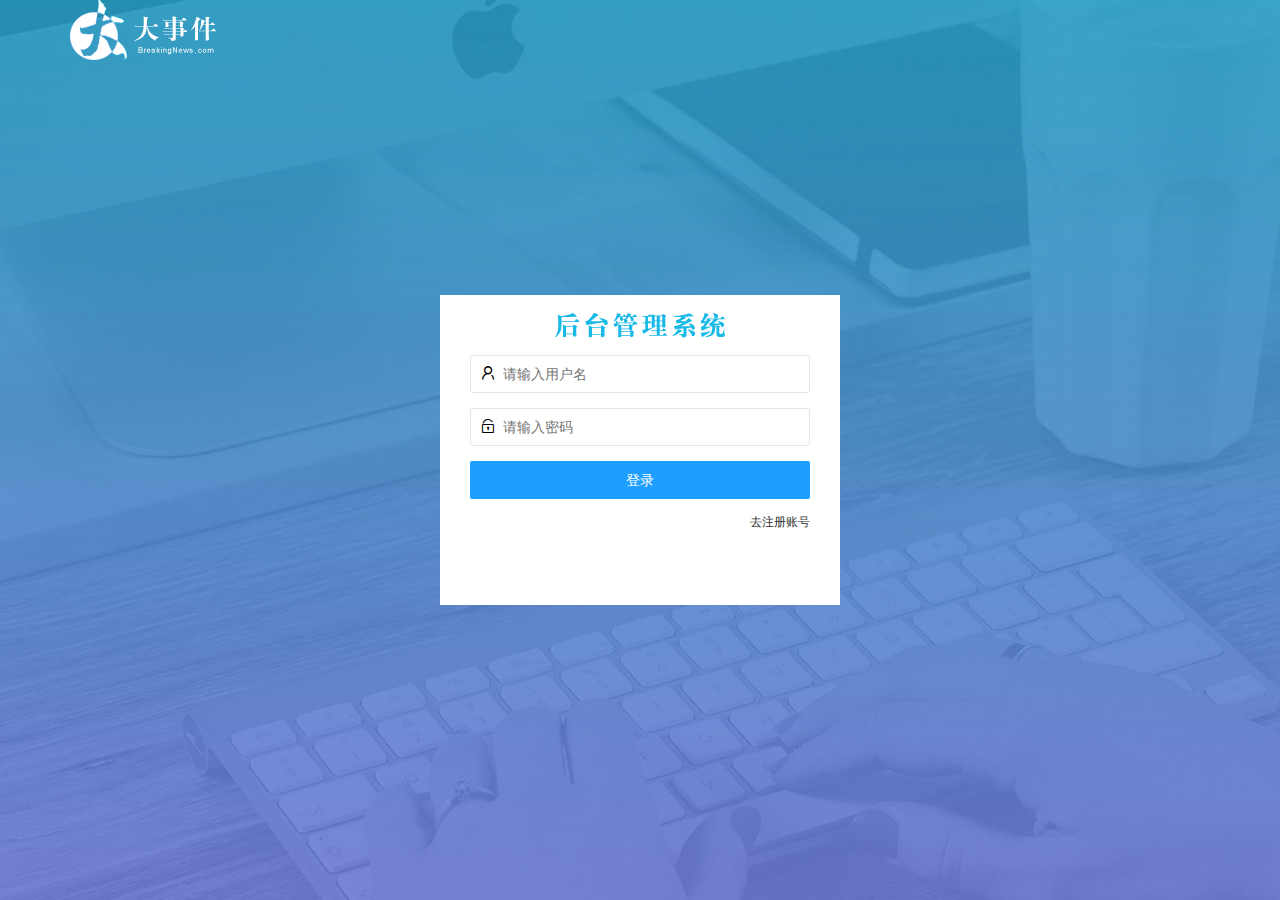
<file: login.html>
<!DOCTYPE html>
<html lang="en">

<head>
  <meta charset="UTF-8">
  <meta name="viewport" content="width=device-width, initial-scale=1.0">
  <title>大事件-登录/注册</title>
  <link rel="stylesheet" href="/assets/lib/layui/css/layui.css">
  <link rel="stylesheet" href="/assets/css/login.css">
</head>

<body>
  <!-- 头部logo区域 -->
  <div class="layui-main">
    <img src="/assets/images/logo.png" alt="">
  </div>
  <!-- 登录注册区 -->
  <div class="loginAndRegBox">
    <div class="title-box">
    </div>
    <!-- 登录div -->
    <div class="login-box">
      <!-- 登录的表单 -->
      <form class="layui-form" action="" id="form_login">
        <!-- 用户名 -->
        <div class="layui-form-item">
          <i class="layui-icon">&#xe66f;</i>
          <input type="text" name="username" required lay-verify="required" placeholder="请输入用户名" autocomplete="off"
            class="layui-input">
        </div>
        <!-- 密码 -->
        <div class="layui-form-item">
          <i class="layui-icon">&#xe673;</i>
          <input type="password" name="password" required lay-verify="required|pwd" placeholder="请输入密码"
            autocomplete="off" class="layui-input">
        </div>
        <!-- 登录按钮（占整行） -->
        <div class="layui-form-item">
          <!-- 提交按钮和普通按钮的区别：lay-submit属性 -->
          <button class="layui-btn layui-btn-fluid layui-btn-normal" lay-submit>登录</button>
        </div>
        <div class="layui-form-item links">
          <a href="javascript:;" id="link_reg">去注册账号</a>
        </div>
      </form>
    </div>
    <!-- 注册div -->
    <div class="reg-box">
      <!-- 注册的表单 -->
      <form class="layui-form" action="" id="form_reg">
        <!-- 用户名 -->
        <div class="layui-form-item">
          <i class="layui-icon">&#xe66f;</i>
          <input type="text" name="username" required lay-verify="required" placeholder="请输入用户名" autocomplete="off"
            class="layui-input">
        </div>
        <!-- 密码 -->
        <div class="layui-form-item">
          <i class="layui-icon">&#xe673;</i>
          <input type="password" name="password" required lay-verify="required|pwd" placeholder="请输入密码"
            autocomplete="off" class="layui-input">
        </div>
        <!-- 密码确认-->
        <div class="layui-form-item">
          <i class="layui-icon">&#xe673;</i>
          <input type="password" name="repassword" required lay-verify="required|pwd|repwd" placeholder="再次确认密码"
            autocomplete="off" class="layui-input">
        </div>
        <!-- 注册按钮（占整行） -->
        <div class="layui-form-item">
          <!-- 提交按钮和普通按钮的区别：lay-submit属性 -->
          <button class="layui-btn layui-btn-fluid layui-btn-normal" lay-submit>注册</button>
        </div>
        <div class="layui-form-item links">
          <a href="javascript:;" id="link_login">去登录</a>
        </div>
      </form>
    </div>
  </div>
  <!-- 导入layui的js文件 -->
  <script src="/assets/lib/layui/layui.all.js"></script>
  <!-- 导入Jquery文件 -->
  <script src="/assets/lib/jquery.js"></script>
  <!-- 导入自己封装的baseAPI.js文件 -->
  <script src="/assets/js/baseAPI.js"></script>
  <!-- 导入自己建的js文件 -->
  <script src="/assets/js/login.js"></script>

</body>

</html>
</file>
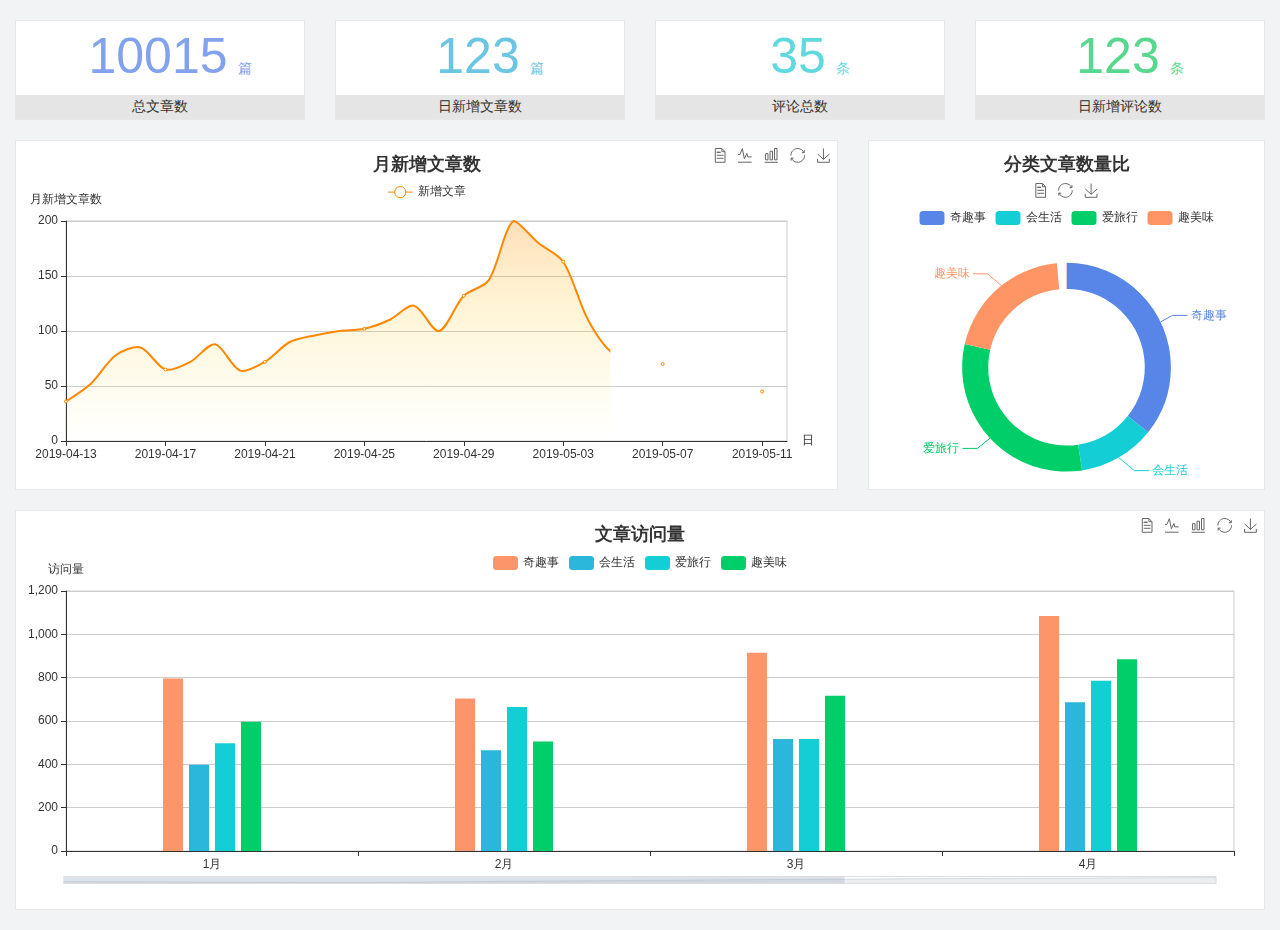
<file: home/dashboard.html>
<!DOCTYPE html>
<html lang="en">

<head>
  <meta charset="UTF-8">
  <meta name="viewport" content="width=device-width, initial-scale=1.0">
  <meta http-equiv="X-UA-Compatible" content="ie=edge">
  <title>图表统计</title>
  <link rel="stylesheet" href="../../assets/lib/bootstrap.css" />
  <link rel="stylesheet" href="../../assets/lib/main.css" />
  <script src="../../assets/lib/jquery.js"></script>
  <script type="text/javascript" src="../../assets/lib/echarts.min.js"></script>
</head>

<body>
  <div class="container-fluid">
    <div class="row spannel_list">
      <div class="col-sm-3 col-xs-6">
        <div class="spannel">
          <em>10015</em><span>篇</span>
          <b>总文章数</b>
        </div>
      </div>
      <div class="col-sm-3 col-xs-6">
        <div class="spannel scolor01">
          <em>123</em><span>篇</span>
          <b>日新增文章数</b>
        </div>
      </div>
      <div class="col-sm-3 col-xs-6">
        <div class="spannel scolor02">
          <em>35</em><span>条</span>
          <b>评论总数</b>
        </div>
      </div>
      <div class="col-sm-3 col-xs-6">
        <div class="spannel scolor03">
          <em>123</em><span>条</span>
          <b>日新增评论数</b>
        </div>
      </div>
    </div>
  </div>

  <div class="container-fluid">
    <div class="row curve-pie">
      <div class="col-lg-8 col-md-8">
        <div class="gragh_pannel" id="curve_show"></div>
      </div>
      <div class="col-lg-4 col-md-4">
        <div class="gragh_pannel" id="pie_show"></div>
      </div>
    </div>
  </div>

  <div class="container-fluid">
    <div class="column_pannel" id="column_show"></div>
  </div>

  <script>
    var oChart = echarts.init(document.getElementById('curve_show'));
    var aList_all = [
      { 'count': 36, 'date': '2019-04-13' },
      { 'count': 52, 'date': '2019-04-14' },
      { 'count': 78, 'date': '2019-04-15' },
      { 'count': 85, 'date': '2019-04-16' },
      { 'count': 65, 'date': '2019-04-17' },
      { 'count': 72, 'date': '2019-04-18' },
      { 'count': 88, 'date': '2019-04-19' },
      { 'count': 64, 'date': '2019-04-20' },
      { 'count': 72, 'date': '2019-04-21' },
      { 'count': 90, 'date': '2019-04-22' },
      { 'count': 96, 'date': '2019-04-23' },
      { 'count': 100, 'date': '2019-04-24' },
      { 'count': 102, 'date': '2019-04-25' },
      { 'count': 110, 'date': '2019-04-26' },
      { 'count': 123, 'date': '2019-04-27' },
      { 'count': 100, 'date': '2019-04-28' },
      { 'count': 132, 'date': '2019-04-29' },
      { 'count': 146, 'date': '2019-04-30' },
      { 'count': 200, 'date': '2019-05-01' },
      { 'count': 180, 'date': '2019-05-02' },
      { 'count': 163, 'date': '2019-05-03' },
      { 'count': 110, 'date': '2019-05-04' },
      { 'count': 80, 'date': '2019-05-05' },
      { 'count': 82, 'date': '2019-05-06' },
      { 'count': 70, 'date': '2019-05-07' },
      { 'count': 65, 'date': '2019-05-08' },
      { 'count': 54, 'date': '2019-05-09' },
      { 'count': 40, 'date': '2019-05-10' },
      { 'count': 45, 'date': '2019-05-11' },
      { 'count': 38, 'date': '2019-05-12' },
    ];

    let aCount = [];
    let aDate = [];

    for (var i = 0; i < aList_all.length; i++) {
      aCount.push(aList_all[i].count);
      aDate.push(aList_all[i].date);
    }

    var chartopt = {
      title: {
        text: '月新增文章数',
        left: 'center',
        top: '10'
      },
      tooltip: {
        trigger: 'axis'
      },
      legend: {
        data: ['新增文章'],
        top: '40'
      },
      toolbox: {
        show: true,
        feature: {
          mark: { show: true },
          dataView: { show: true, readOnly: false },
          magicType: { show: true, type: ['line', 'bar'] },
          restore: { show: true },
          saveAsImage: { show: true }
        }
      },
      calculable: true,
      xAxis: [
        {
          name: '日',
          type: 'category',
          boundaryGap: false,
          data: aDate
        }
      ],
      yAxis: [
        {
          name: '月新增文章数',
          type: 'value'
        }
      ],
      series: [
        {
          name: '新增文章',
          type: 'line',
          smooth: true,
          itemStyle: { normal: { areaStyle: { type: 'default' }, color: '#f80' }, lineStyle: { color: '#f80' } },
          data: aCount
        }],
      areaStyle: {
        normal: {
          color: new echarts.graphic.LinearGradient(0, 0, 0, 1, [{
            offset: 0,
            color: 'rgba(255,136,0,0.39)'
          }, {
            offset: .34,
            color: 'rgba(255,180,0,0.25)'
          }, {
            offset: 1,
            color: 'rgba(255,222,0,0.00)'
          }])

        }
      },
      grid: {
        show: true,
        x: 50,
        x2: 50,
        y: 80,
        height: 220
      }
    };

    oChart.setOption(chartopt);


    var oPie = echarts.init(document.getElementById('pie_show'));
    var oPieopt =
    {
      title: {
        top: 10,
        text: '分类文章数量比',
        x: 'center'
      },
      tooltip: {
        trigger: 'item',
        formatter: "{a} <br/>{b} : {c} ({d}%)"
      },
      color: ['#5885e8', '#13cfd5', '#00ce68', '#ff9565'],
      legend: {
        x: 'center',
        top: 65,
        data: ['奇趣事', '会生活', '爱旅行', '趣美味']
      },
      toolbox: {
        show: true,
        x: 'center',
        top: 35,
        feature: {
          mark: { show: true },
          dataView: { show: true, readOnly: false },
          magicType: {
            show: true,
            type: ['pie', 'funnel'],
            option: {
              funnel: {
                x: '25%',
                width: '50%',
                funnelAlign: 'left',
                max: 1548
              }
            }
          },
          restore: { show: true },
          saveAsImage: { show: true }
        }
      },
      calculable: true,
      series: [
        {
          name: '访问来源',
          type: 'pie',
          radius: ['45%', '60%'],
          center: ['50%', '65%'],
          data: [
            { value: 300, name: '奇趣事' },
            { value: 100, name: '会生活' },
            { value: 260, name: '爱旅行' },
            { value: 180, name: '趣美味' }
          ]
        }
      ]
    };
    oPie.setOption(oPieopt);



    var oColumn = this.echarts.init(document.getElementById('column_show'));
    var oColumnopt =
    {
      title: {
        text: '文章访问量',
        left: 'center',
        top: '10'
      },
      tooltip: {
        trigger: 'axis'
      },
      legend: {
        data: ['奇趣事', '会生活', '爱旅行', '趣美味'],
        top: '40'
      },
      toolbox: {
        show: true,
        feature: {
          mark: { show: true },
          dataView: { show: true, readOnly: false },
          magicType: { show: true, type: ['line', 'bar'] },
          restore: { show: true },
          saveAsImage: { show: true }
        }
      },
      calculable: true,
      xAxis: [
        {
          type: 'category',
          data: ['1月', '2月', '3月', '4月', '5月']
        }
      ],
      yAxis: [
        {
          name: '访问量',
          type: 'value'
        }
      ],
      series: [
        {
          name: '奇趣事',
          type: 'bar',
          barWidth: 20,
          itemStyle: {
            normal: { areaStyle: { type: 'default' }, color: '#fd956a' }
          },
          data: [800, 708, 920, 1090, 1200]
        },
        {
          name: '会生活',
          type: 'bar',
          barWidth: 20,
          itemStyle: {
            normal: { areaStyle: { type: 'default' }, color: '#2bb6db' }
          },
          data: [400, 468, 520, 690, 800]
        },
        {
          name: '爱旅行',
          type: 'bar',
          barWidth: 20,
          itemStyle: {
            normal: { areaStyle: { type: 'default' }, color: '#13cfd5' }
          },
          data: [500, 668, 520, 790, 900]
        },
        {
          name: '趣美味',
          type: 'bar',
          barWidth: 20,
          itemStyle: {
            normal: { areaStyle: { type: 'default' }, color: '#00ce68' }
          },
          data: [600, 508, 720, 890, 1000]
        }
      ],
      grid: {
        show: true,
        x: 50,
        x2: 30,
        y: 80,
        height: 260
      },
      dataZoom: [//给x轴设置滚动条
        {
          start: 0,//默认为0
          end: 100 - 1000 / 31,//默认为100
          type: 'slider',
          show: true,
          xAxisIndex: [0],
          handleSize: 0,//滑动条的 左右2个滑动条的大小
          height: 8,//组件高度
          left: 45, //左边的距离
          right: 50,//右边的距离
          bottom: 26,//右边的距离
          handleColor: '#ddd',//h滑动图标的颜色
          handleStyle: {
            borderColor: "#cacaca",
            borderWidth: "1",
            shadowBlur: 2,
            background: "#ddd",
            shadowColor: "#ddd",
          }
        }]
    };
    oColumn.setOption(oColumnopt);
  </script>
</body>

</html>
</file>
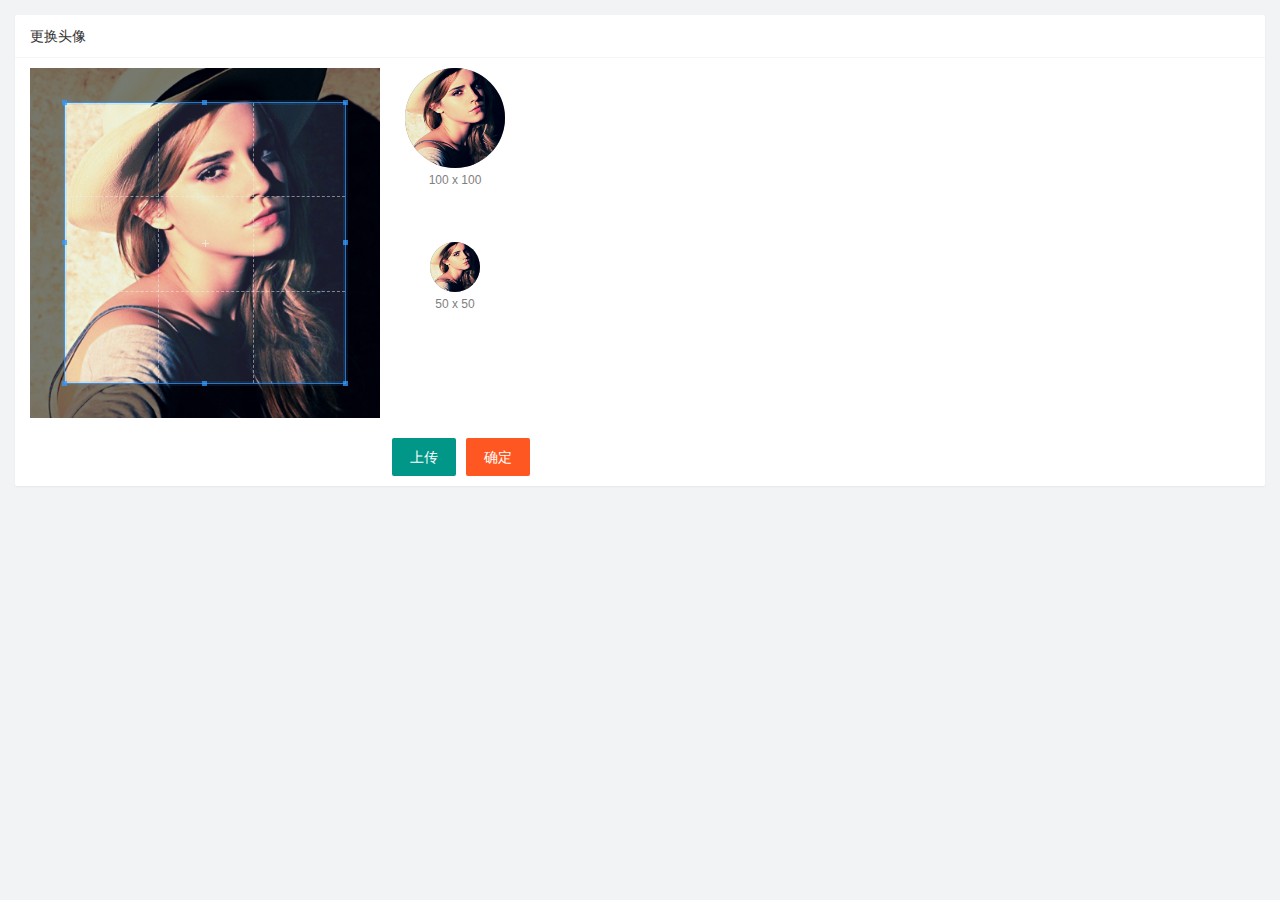
<file: user/user_avater.html>
<!DOCTYPE html>
<html lang="en">

<head>
  <meta charset="UTF-8">
  <meta name="viewport" content="width=device-width, initial-scale=1.0">
  <title>Document</title>
  <!-- 导入layui的样式表 -->
  <link rel="stylesheet" href="/assets/lib/layui/css/layui.css">
  <!-- 导入 cropper.css 样式表 -->
  <link rel="stylesheet" href="/assets/lib/cropper/cropper.css" />
  <!-- 导入自建样式表 -->
  <link rel="stylesheet" href="/assets/css/user/user_avater.css">
</head>

<body>
  <!-- 卡片区域 -->
  <div class="layui-card">
    <div class="layui-card-header">更换头像</div>
    <div class="layui-card-body">
      <!-- 第一行的图片裁剪和预览区域 -->
      <div class="row1">
        <!-- 图片裁剪区域 -->
        <div class="cropper-box">
          <!-- 这个 img 标签很重要，将来会把它初始化为裁剪区域 -->
          <img id="image" src="/assets/images/sample.jpg" />
        </div>
        <!-- 图片的预览区域 -->
        <div class="preview-box">
          <div>
            <!-- 宽高为 100px 的预览区域 -->
            <div class="img-preview w100"></div>
            <p class="size">100 x 100</p>
          </div>
          <div>
            <!-- 宽高为 50px 的预览区域 -->
            <div class="img-preview w50"></div>
            <p class="size">50 x 50</p>
          </div>
        </div>
      </div>

      <!-- 第二行的按钮区域 -->
      <div class="row2">
        <!-- 通过accept属性，可以指定允许用户选择什么类型的文件 -->
        <input type="file" id="file" accept="image/png,image/jpeg">
        <button type="button" class="layui-btn" id="btnChooseImage">上传</button>
        <button type="button" class="layui-btn layui-btn-danger" id="btnUpload">确定</button>
      </div>
    </div>
  </div>


  <!-- 导入layui的js文件 -->
  <script src="/assets/lib/layui/layui.all.js"></script>
  <!-- 导入jQuery -->
  <script src="/assets/lib/jquery.js"></script>
  <!-- 导入cropper的js文件 两个 -->
  <script src="/assets/lib/cropper/Cropper.js"></script>
  <script src="/assets/lib/cropper/jquery-cropper.js"></script>
  <!-- 导入自己封装的baseAPI.js文件 -->
  <script src="/assets/js/baseAPI.js"></script>
  <!-- 导入自己的js文件 -->
  <script src="/assets/js/user/user_avater.js"></script>
</body>

</html>
</file>
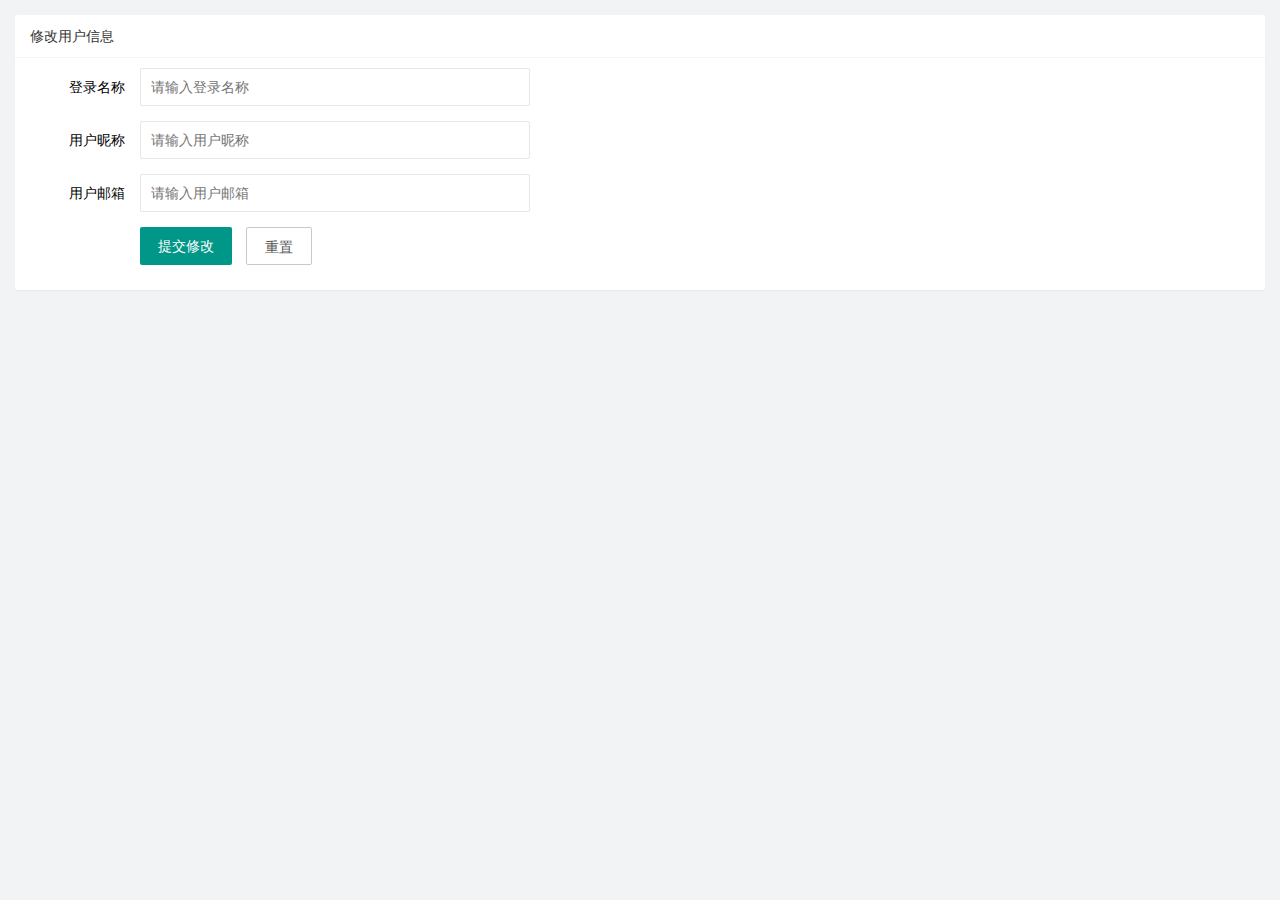
<file: user/user_info.html>
<!DOCTYPE html>
<html lang="en">

<head>
  <meta charset="UTF-8">
  <meta name="viewport" content="width=device-width, initial-scale=1.0">
  <title>Document</title>
  <!-- 导入layui的样式表 -->
  <link rel="stylesheet" href="/assets/lib/layui/css/layui.css">
  <!-- 导入自建样式表 -->
  <link rel="stylesheet" href="/assets/css/user/user_info.css">
</head>

<body>
  <!-- 卡片区域 -->
  <div class="layui-card">
    <div class="layui-card-header">修改用户信息</div>
    <div class="layui-card-body">
      <!-- form 表单区域 -->
      <form class="layui-form" lay-filter="formUserInfo">
        <!-- 这是隐藏域 -->
        <input type="hidden" name="id">
        <div class="layui-form-item">
          <label class="layui-form-label">登录名称</label>
          <div class="layui-input-block">
            <input type="text" name="username" required lay-verify="required" placeholder="请输入登录名称" autocomplete="off"
              class="layui-input" readonly>
          </div>
        </div>
        <div class="layui-form-item">
          <label class="layui-form-label">用户昵称</label>
          <div class="layui-input-block">
            <input type="text" name="nickname" required lay-verify="required" placeholder="请输入用户昵称" autocomplete="off"
              class="layui-input">
          </div>
        </div>
        <div class="layui-form-item">
          <label class="layui-form-label">用户邮箱</label>
          <div class="layui-input-block">
            <input type="text" name="email" required lay-verify="required" placeholder="请输入用户邮箱" autocomplete="off"
              class="layui-input">
          </div>
        </div>
        <div class="layui-form-item">
          <div class="layui-input-block">
            <button class="layui-btn" lay-submit lay-filter="formDemo">提交修改</button>
            <button type="reset" class="layui-btn layui-btn-primary" id="btnReset">重置</button>
          </div>
        </div>
      </form>
    </div>
  </div>

  <!-- 导入layui的js文件 -->
  <script src="/assets/lib/layui/layui.all.js"></script>
  <!-- 导入jQuery -->
  <script src="/assets/lib/jquery.js"></script>
  <!-- 导入自己封装的baseAPI.js文件 -->
  <script src="/assets/js/baseAPI.js"></script>
  <!-- 导入自己的js文件 -->
  <script src="/assets/js/user/user_info.js"></script>
</body>

</html>
</file>
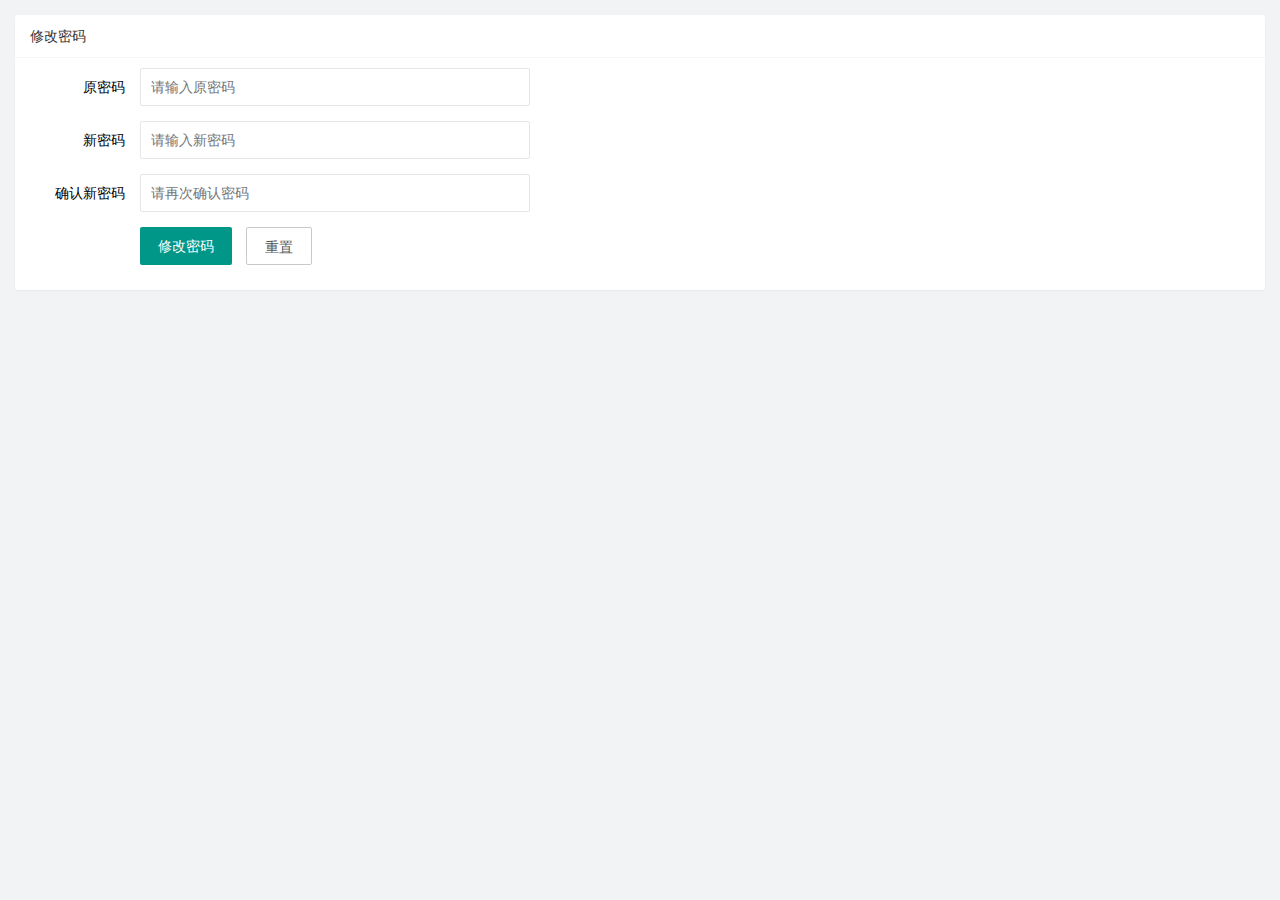
<file: user/user_pwd.html>
<!DOCTYPE html>
<html lang="en">

<head>
  <meta charset="UTF-8">
  <meta name="viewport" content="width=device-width, initial-scale=1.0">
  <title>Document</title>
  <!-- 导入layui的样式表 -->
  <link rel="stylesheet" href="/assets/lib/layui/css/layui.css">
  <!-- 导入自建样式表 -->
  <link rel="stylesheet" href="/assets/css/user/user_pwd.css">
</head>

<body>
  <!-- 卡片区域 -->
  <div class="layui-card">
    <div class="layui-card-header">修改密码</div>
    <div class="layui-card-body">
      <!-- form 表单区域 -->
      <form class="layui-form">
        <!-- 这是隐藏域 -->
        <input type="hidden" name="id">
        <div class="layui-form-item">
          <label class="layui-form-label">原密码</label>
          <div class="layui-input-block">
            <input type="password" name="oldPwd" required lay-verify="required|pwd" placeholder="请输入原密码"
              autocomplete="off" class="layui-input">
          </div>
        </div>
        <div class="layui-form-item">
          <label class="layui-form-label">新密码</label>
          <div class="layui-input-block">
            <input type="password" name="newPwd" required lay-verify="required|pwd|samepwd" placeholder="请输入新密码"
              autocomplete="off" class="layui-input">
          </div>
        </div>
        <div class="layui-form-item">
          <label class="layui-form-label">确认新密码</label>
          <div class="layui-input-block">
            <input type="password" name="rePwd" required lay-verify="required|pwd|repwd" placeholder="请再次确认密码"
              autocomplete="off" class="layui-input">
          </div>
        </div>
        <div class="layui-form-item">
          <div class="layui-input-block">
            <button class="layui-btn" lay-submit lay-filter="formDemo">修改密码</button>
            <button type="reset" class="layui-btn layui-btn-primary">重置</button>
          </div>
        </div>
      </form>
    </div>
  </div>

  <!-- 导入layui的js文件 -->
  <script src="/assets/lib/layui/layui.all.js"></script>
  <!-- 导入jQuery -->
  <script src="/assets/lib/jquery.js"></script>
  <!-- 导入自己封装的baseAPI.js文件 -->
  <script src="/assets/js/baseAPI.js"></script>
  <!-- 导入自己的js文件 -->
  <script src="/assets/js/user/user_pwd.js"></script>
</body>

</html>
</file>
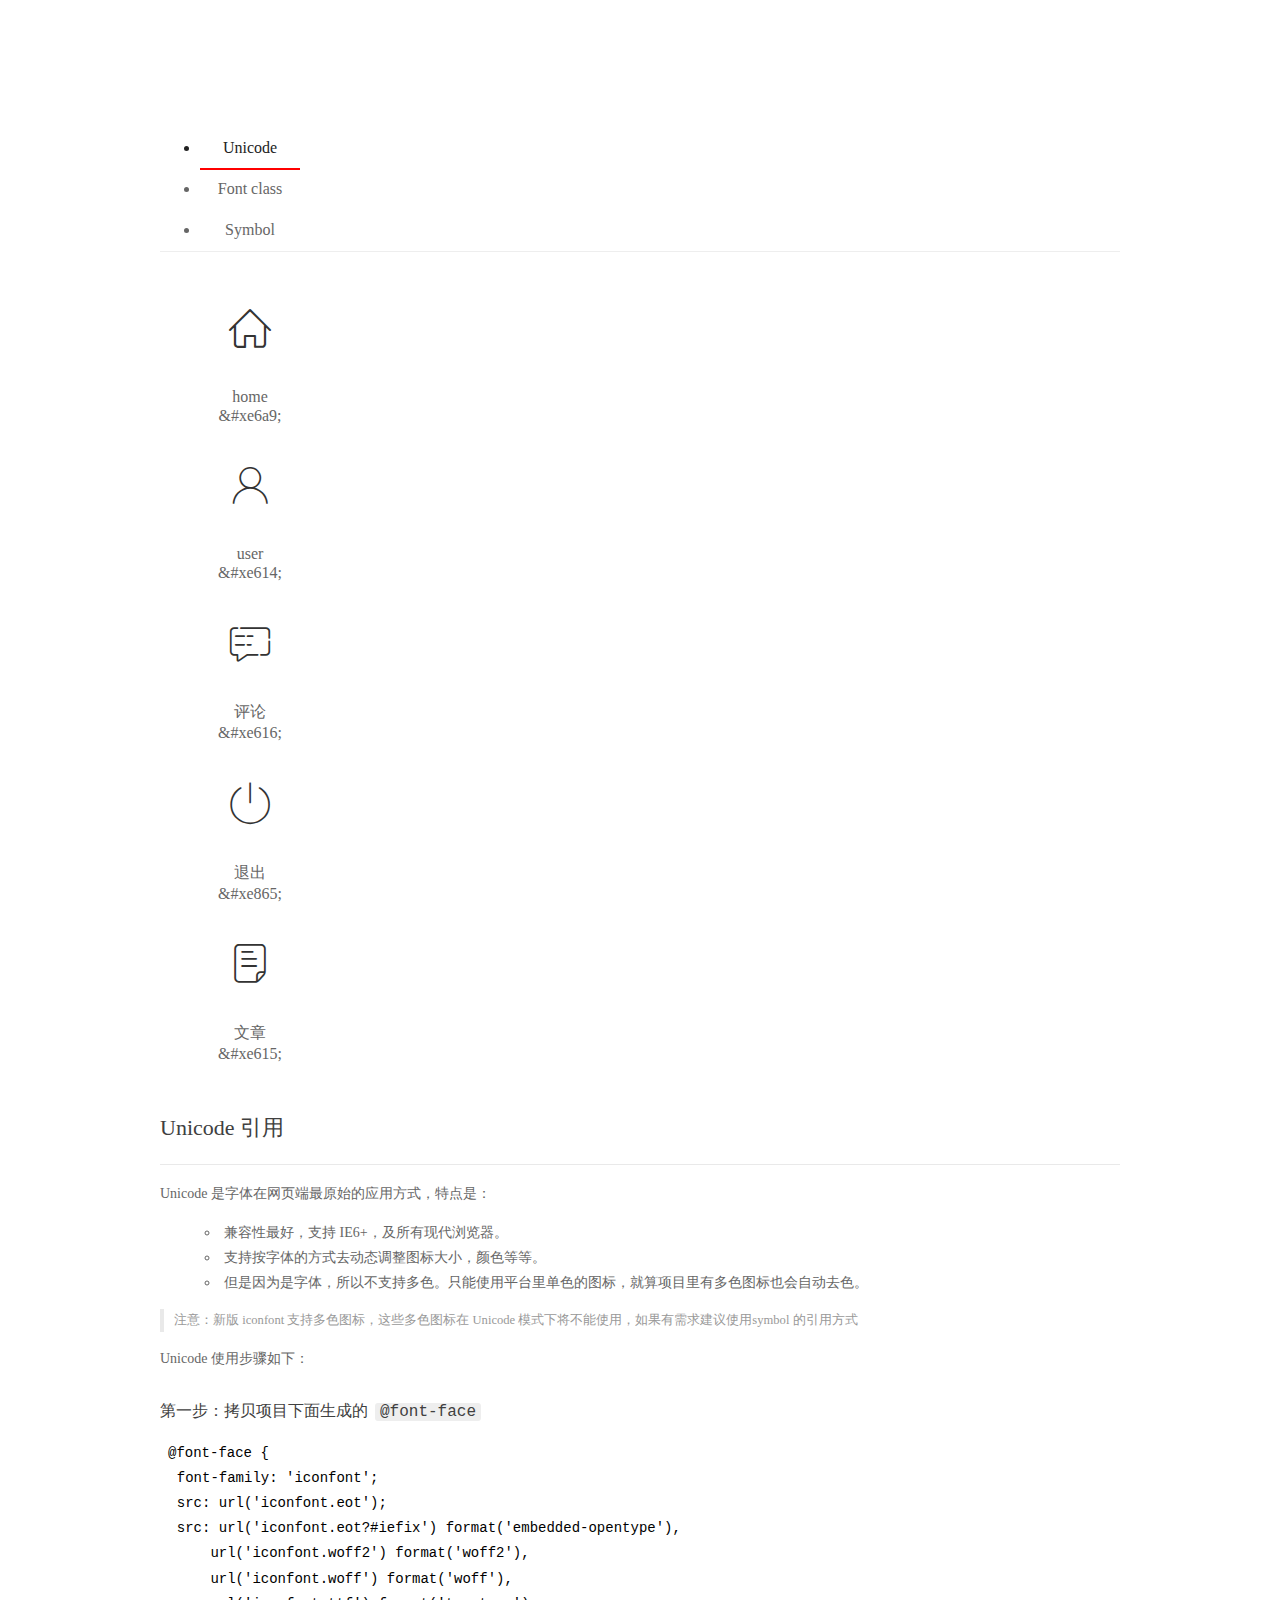
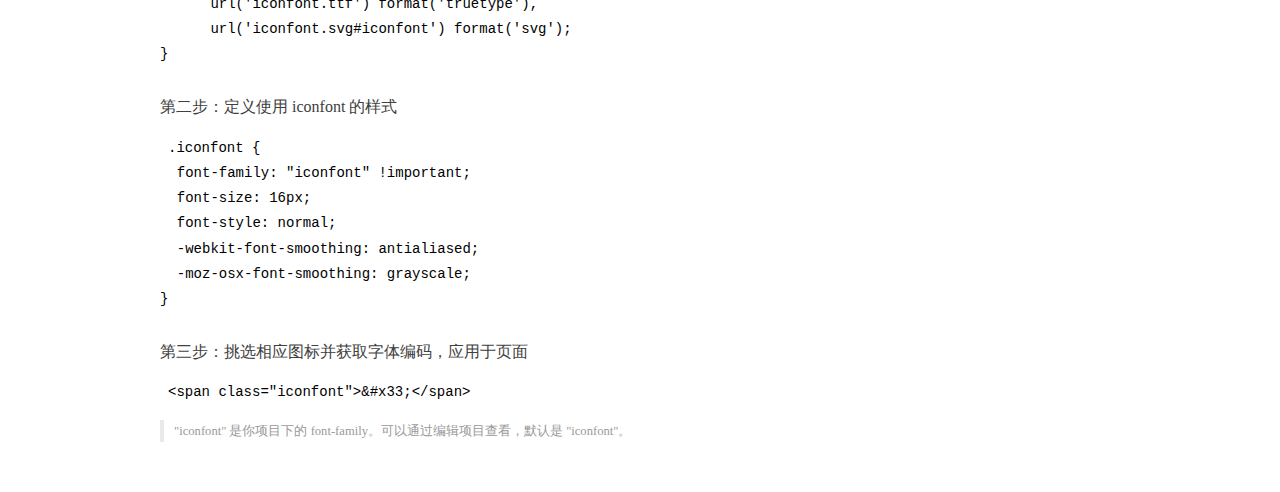
<file: assets/fonts/demo_index.html>
<!DOCTYPE html>
<html>
<head>
  <meta charset="utf-8"/>
  <title>IconFont Demo</title>
  <link rel="shortcut icon" href="https://gtms04.alicdn.com/tps/i4/TB1_oz6GVXXXXaFXpXXJDFnIXXX-64-64.ico" type="image/x-icon"/>
  <link rel="stylesheet" href="https://g.alicdn.com/thx/cube/1.3.2/cube.min.css">
  <link rel="stylesheet" href="demo.css">
  <link rel="stylesheet" href="iconfont.css">
  <script src="iconfont.js"></script>
  <!-- jQuery -->
  <script src="https://a1.alicdn.com/oss/uploads/2018/12/26/7bfddb60-08e8-11e9-9b04-53e73bb6408b.js"></script>
  <!-- 代码高亮 -->
  <script src="https://a1.alicdn.com/oss/uploads/2018/12/26/a3f714d0-08e6-11e9-8a15-ebf944d7534c.js"></script>
</head>
<body>
  <div class="main">
    <h1 class="logo"><a href="https://www.iconfont.cn/" title="iconfont 首页" target="_blank">&#xe86b;</a></h1>
    <div class="nav-tabs">
      <ul id="tabs" class="dib-box">
        <li class="dib active"><span>Unicode</span></li>
        <li class="dib"><span>Font class</span></li>
        <li class="dib"><span>Symbol</span></li>
      </ul>
      
    </div>
    <div class="tab-container">
      <div class="content unicode" style="display: block;">
          <ul class="icon_lists dib-box">
          
            <li class="dib">
              <span class="icon iconfont">&#xe6a9;</span>
                <div class="name">home</div>
                <div class="code-name">&amp;#xe6a9;</div>
              </li>
          
            <li class="dib">
              <span class="icon iconfont">&#xe614;</span>
                <div class="name">user</div>
                <div class="code-name">&amp;#xe614;</div>
              </li>
          
            <li class="dib">
              <span class="icon iconfont">&#xe616;</span>
                <div class="name">评论</div>
                <div class="code-name">&amp;#xe616;</div>
              </li>
          
            <li class="dib">
              <span class="icon iconfont">&#xe865;</span>
                <div class="name">退出</div>
                <div class="code-name">&amp;#xe865;</div>
              </li>
          
            <li class="dib">
              <span class="icon iconfont">&#xe615;</span>
                <div class="name">文章</div>
                <div class="code-name">&amp;#xe615;</div>
              </li>
          
          </ul>
          <div class="article markdown">
          <h2 id="unicode-">Unicode 引用</h2>
          <hr>

          <p>Unicode 是字体在网页端最原始的应用方式，特点是：</p>
          <ul>
            <li>兼容性最好，支持 IE6+，及所有现代浏览器。</li>
            <li>支持按字体的方式去动态调整图标大小，颜色等等。</li>
            <li>但是因为是字体，所以不支持多色。只能使用平台里单色的图标，就算项目里有多色图标也会自动去色。</li>
          </ul>
          <blockquote>
            <p>注意：新版 iconfont 支持多色图标，这些多色图标在 Unicode 模式下将不能使用，如果有需求建议使用symbol 的引用方式</p>
          </blockquote>
          <p>Unicode 使用步骤如下：</p>
          <h3 id="-font-face">第一步：拷贝项目下面生成的 <code>@font-face</code></h3>
<pre><code class="language-css"
>@font-face {
  font-family: 'iconfont';
  src: url('iconfont.eot');
  src: url('iconfont.eot?#iefix') format('embedded-opentype'),
      url('iconfont.woff2') format('woff2'),
      url('iconfont.woff') format('woff'),
      url('iconfont.ttf') format('truetype'),
      url('iconfont.svg#iconfont') format('svg');
}
</code></pre>
          <h3 id="-iconfont-">第二步：定义使用 iconfont 的样式</h3>
<pre><code class="language-css"
>.iconfont {
  font-family: "iconfont" !important;
  font-size: 16px;
  font-style: normal;
  -webkit-font-smoothing: antialiased;
  -moz-osx-font-smoothing: grayscale;
}
</code></pre>
          <h3 id="-">第三步：挑选相应图标并获取字体编码，应用于页面</h3>
<pre>
<code class="language-html"
>&lt;span class="iconfont"&gt;&amp;#x33;&lt;/span&gt;
</code></pre>
          <blockquote>
            <p>"iconfont" 是你项目下的 font-family。可以通过编辑项目查看，默认是 "iconfont"。</p>
          </blockquote>
          </div>
      </div>
      <div class="content font-class">
        <ul class="icon_lists dib-box">
          
          <li class="dib">
            <span class="icon iconfont icon-home"></span>
            <div class="name">
              home
            </div>
            <div class="code-name">.icon-home
            </div>
          </li>
          
          <li class="dib">
            <span class="icon iconfont icon-user"></span>
            <div class="name">
              user
            </div>
            <div class="code-name">.icon-user
            </div>
          </li>
          
          <li class="dib">
            <span class="icon iconfont icon-pinglun"></span>
            <div class="name">
              评论
            </div>
            <div class="code-name">.icon-pinglun
            </div>
          </li>
          
          <li class="dib">
            <span class="icon iconfont icon-tuichu"></span>
            <div class="name">
              退出
            </div>
            <div class="code-name">.icon-tuichu
            </div>
          </li>
          
          <li class="dib">
            <span class="icon iconfont icon-16"></span>
            <div class="name">
              文章
            </div>
            <div class="code-name">.icon-16
            </div>
          </li>
          
        </ul>
        <div class="article markdown">
        <h2 id="font-class-">font-class 引用</h2>
        <hr>

        <p>font-class 是 Unicode 使用方式的一种变种，主要是解决 Unicode 书写不直观，语意不明确的问题。</p>
        <p>与 Unicode 使用方式相比，具有如下特点：</p>
        <ul>
          <li>兼容性良好，支持 IE8+，及所有现代浏览器。</li>
          <li>相比于 Unicode 语意明确，书写更直观。可以很容易分辨这个 icon 是什么。</li>
          <li>因为使用 class 来定义图标，所以当要替换图标时，只需要修改 class 里面的 Unicode 引用。</li>
          <li>不过因为本质上还是使用的字体，所以多色图标还是不支持的。</li>
        </ul>
        <p>使用步骤如下：</p>
        <h3 id="-fontclass-">第一步：引入项目下面生成的 fontclass 代码：</h3>
<pre><code class="language-html">&lt;link rel="stylesheet" href="./iconfont.css"&gt;
</code></pre>
        <h3 id="-">第二步：挑选相应图标并获取类名，应用于页面：</h3>
<pre><code class="language-html">&lt;span class="iconfont icon-xxx"&gt;&lt;/span&gt;
</code></pre>
        <blockquote>
          <p>"
            iconfont" 是你项目下的 font-family。可以通过编辑项目查看，默认是 "iconfont"。</p>
        </blockquote>
      </div>
      </div>
      <div class="content symbol">
          <ul class="icon_lists dib-box">
          
            <li class="dib">
                <svg class="icon svg-icon" aria-hidden="true">
                  <use xlink:href="#icon-home"></use>
                </svg>
                <div class="name">home</div>
                <div class="code-name">#icon-home</div>
            </li>
          
            <li class="dib">
                <svg class="icon svg-icon" aria-hidden="true">
                  <use xlink:href="#icon-user"></use>
                </svg>
                <div class="name">user</div>
                <div class="code-name">#icon-user</div>
            </li>
          
            <li class="dib">
                <svg class="icon svg-icon" aria-hidden="true">
                  <use xlink:href="#icon-pinglun"></use>
                </svg>
                <div class="name">评论</div>
                <div class="code-name">#icon-pinglun</div>
            </li>
          
            <li class="dib">
                <svg class="icon svg-icon" aria-hidden="true">
                  <use xlink:href="#icon-tuichu"></use>
                </svg>
                <div class="name">退出</div>
                <div class="code-name">#icon-tuichu</div>
            </li>
          
            <li class="dib">
                <svg class="icon svg-icon" aria-hidden="true">
                  <use xlink:href="#icon-16"></use>
                </svg>
                <div class="name">文章</div>
                <div class="code-name">#icon-16</div>
            </li>
          
          </ul>
          <div class="article markdown">
          <h2 id="symbol-">Symbol 引用</h2>
          <hr>

          <p>这是一种全新的使用方式，应该说这才是未来的主流，也是平台目前推荐的用法。相关介绍可以参考这篇<a href="">文章</a>
            这种用法其实是做了一个 SVG 的集合，与另外两种相比具有如下特点：</p>
          <ul>
            <li>支持多色图标了，不再受单色限制。</li>
            <li>通过一些技巧，支持像字体那样，通过 <code>font-size</code>, <code>color</code> 来调整样式。</li>
            <li>兼容性较差，支持 IE9+，及现代浏览器。</li>
            <li>浏览器渲染 SVG 的性能一般，还不如 png。</li>
          </ul>
          <p>使用步骤如下：</p>
          <h3 id="-symbol-">第一步：引入项目下面生成的 symbol 代码：</h3>
<pre><code class="language-html">&lt;script src="./iconfont.js"&gt;&lt;/script&gt;
</code></pre>
          <h3 id="-css-">第二步：加入通用 CSS 代码（引入一次就行）：</h3>
<pre><code class="language-html">&lt;style&gt;
.icon {
  width: 1em;
  height: 1em;
  vertical-align: -0.15em;
  fill: currentColor;
  overflow: hidden;
}
&lt;/style&gt;
</code></pre>
          <h3 id="-">第三步：挑选相应图标并获取类名，应用于页面：</h3>
<pre><code class="language-html">&lt;svg class="icon" aria-hidden="true"&gt;
  &lt;use xlink:href="#icon-xxx"&gt;&lt;/use&gt;
&lt;/svg&gt;
</code></pre>
          </div>
      </div>

    </div>
  </div>
  <script>
  $(document).ready(function () {
      $('.tab-container .content:first').show()

      $('#tabs li').click(function (e) {
        var tabContent = $('.tab-container .content')
        var index = $(this).index()

        if ($(this).hasClass('active')) {
          return
        } else {
          $('#tabs li').removeClass('active')
          $(this).addClass('active')

          tabContent.hide().eq(index).fadeIn()
        }
      })
    })
  </script>
</body>
</html>
</file>
<file: assets/lib/layui/css/layui.css>
/** layui-v2.5.5 MIT License By https://www.layui.com */
 .layui-inline,img{display:inline-block;vertical-align:middle}h1,h2,h3,h4,h5,h6{font-weight:400}.layui-edge,.layui-header,.layui-inline,.layui-main{position:relative}.layui-body,.layui-edge,.layui-elip{overflow:hidden}.layui-btn,.layui-edge,.layui-inline,img{vertical-align:middle}.layui-btn,.layui-disabled,.layui-icon,.layui-unselect{-moz-user-select:none;-webkit-user-select:none;-ms-user-select:none}.layui-elip,.layui-form-checkbox span,.layui-form-pane .layui-form-label{text-overflow:ellipsis;white-space:nowrap}.layui-breadcrumb,.layui-tree-btnGroup{visibility:hidden}blockquote,body,button,dd,div,dl,dt,form,h1,h2,h3,h4,h5,h6,input,li,ol,p,pre,td,textarea,th,ul{margin:0;padding:0;-webkit-tap-highlight-color:rgba(0,0,0,0)}a:active,a:hover{outline:0}img{border:none}li{list-style:none}table{border-collapse:collapse;border-spacing:0}h4,h5,h6{font-size:100%}button,input,optgroup,option,select,textarea{font-family:inherit;font-size:inherit;font-style:inherit;font-weight:inherit;outline:0}pre{white-space:pre-wrap;white-space:-moz-pre-wrap;white-space:-pre-wrap;white-space:-o-pre-wrap;word-wrap:break-word}body{line-height:24px;font:14px Helvetica Neue,Helvetica,PingFang SC,Tahoma,Arial,sans-serif}hr{height:1px;margin:10px 0;border:0;clear:both}a{color:#333;text-decoration:none}a:hover{color:#777}a cite{font-style:normal;*cursor:pointer}.layui-border-box,.layui-border-box *{box-sizing:border-box}.layui-box,.layui-box *{box-sizing:content-box}.layui-clear{clear:both;*zoom:1}.layui-clear:after{content:'\20';clear:both;*zoom:1;display:block;height:0}.layui-inline{*display:inline;*zoom:1}.layui-edge{display:inline-block;width:0;height:0;border-width:6px;border-style:dashed;border-color:transparent}.layui-edge-top{top:-4px;border-bottom-color:#999;border-bottom-style:solid}.layui-edge-right{border-left-color:#999;border-left-style:solid}.layui-edge-bottom{top:2px;border-top-color:#999;border-top-style:solid}.layui-edge-left{border-right-color:#999;border-right-style:solid}.layui-disabled,.layui-disabled:hover{color:#d2d2d2!important;cursor:not-allowed!important}.layui-circle{border-radius:100%}.layui-show{display:block!important}.layui-hide{display:none!important}@font-face{font-family:layui-icon;src:url(../font/iconfont.eot?v=250);src:url(../font/iconfont.eot?v=250#iefix) format('embedded-opentype'),url(../font/iconfont.woff2?v=250) format('woff2'),url(../font/iconfont.woff?v=250) format('woff'),url(../font/iconfont.ttf?v=250) format('truetype'),url(../font/iconfont.svg?v=250#layui-icon) format('svg')}.layui-icon{font-family:layui-icon!important;font-size:16px;font-style:normal;-webkit-font-smoothing:antialiased;-moz-osx-font-smoothing:grayscale}.layui-icon-reply-fill:before{content:"\e611"}.layui-icon-set-fill:before{content:"\e614"}.layui-icon-menu-fill:before{content:"\e60f"}.layui-icon-search:before{content:"\e615"}.layui-icon-share:before{content:"\e641"}.layui-icon-set-sm:before{content:"\e620"}.layui-icon-engine:before{content:"\e628"}.layui-icon-close:before{content:"\1006"}.layui-icon-close-fill:before{content:"\1007"}.layui-icon-chart-screen:before{content:"\e629"}.layui-icon-star:before{content:"\e600"}.layui-icon-circle-dot:before{content:"\e617"}.layui-icon-chat:before{content:"\e606"}.layui-icon-release:before{content:"\e609"}.layui-icon-list:before{content:"\e60a"}.layui-icon-chart:before{content:"\e62c"}.layui-icon-ok-circle:before{content:"\1005"}.layui-icon-layim-theme:before{content:"\e61b"}.layui-icon-table:before{content:"\e62d"}.layui-icon-right:before{content:"\e602"}.layui-icon-left:before{content:"\e603"}.layui-icon-cart-simple:before{content:"\e698"}.layui-icon-face-cry:before{content:"\e69c"}.layui-icon-face-smile:before{content:"\e6af"}.layui-icon-survey:before{content:"\e6b2"}.layui-icon-tree:before{content:"\e62e"}.layui-icon-upload-circle:before{content:"\e62f"}.layui-icon-add-circle:before{content:"\e61f"}.layui-icon-download-circle:before{content:"\e601"}.layui-icon-templeate-1:before{content:"\e630"}.layui-icon-util:before{content:"\e631"}.layui-icon-face-surprised:before{content:"\e664"}.layui-icon-edit:before{content:"\e642"}.layui-icon-speaker:before{content:"\e645"}.layui-icon-down:before{content:"\e61a"}.layui-icon-file:before{content:"\e621"}.layui-icon-layouts:before{content:"\e632"}.layui-icon-rate-half:before{content:"\e6c9"}.layui-icon-add-circle-fine:before{content:"\e608"}.layui-icon-prev-circle:before{content:"\e633"}.layui-icon-read:before{content:"\e705"}.layui-icon-404:before{content:"\e61c"}.layui-icon-carousel:before{content:"\e634"}.layui-icon-help:before{content:"\e607"}.layui-icon-code-circle:before{content:"\e635"}.layui-icon-water:before{content:"\e636"}.layui-icon-username:before{content:"\e66f"}.layui-icon-find-fill:before{content:"\e670"}.layui-icon-about:before{content:"\e60b"}.layui-icon-location:before{content:"\e715"}.layui-icon-up:before{content:"\e619"}.layui-icon-pause:before{content:"\e651"}.layui-icon-date:before{content:"\e637"}.layui-icon-layim-uploadfile:before{content:"\e61d"}.layui-icon-delete:before{content:"\e640"}.layui-icon-play:before{content:"\e652"}.layui-icon-top:before{content:"\e604"}.layui-icon-friends:before{content:"\e612"}.layui-icon-refresh-3:before{content:"\e9aa"}.layui-icon-ok:before{content:"\e605"}.layui-icon-layer:before{content:"\e638"}.layui-icon-face-smile-fine:before{content:"\e60c"}.layui-icon-dollar:before{content:"\e659"}.layui-icon-group:before{content:"\e613"}.layui-icon-layim-download:before{content:"\e61e"}.layui-icon-picture-fine:before{content:"\e60d"}.layui-icon-link:before{content:"\e64c"}.layui-icon-diamond:before{content:"\e735"}.layui-icon-log:before{content:"\e60e"}.layui-icon-rate-solid:before{content:"\e67a"}.layui-icon-fonts-del:before{content:"\e64f"}.layui-icon-unlink:before{content:"\e64d"}.layui-icon-fonts-clear:before{content:"\e639"}.layui-icon-triangle-r:before{content:"\e623"}.layui-icon-circle:before{content:"\e63f"}.layui-icon-radio:before{content:"\e643"}.layui-icon-align-center:before{content:"\e647"}.layui-icon-align-right:before{content:"\e648"}.layui-icon-align-left:before{content:"\e649"}.layui-icon-loading-1:before{content:"\e63e"}.layui-icon-return:before{content:"\e65c"}.layui-icon-fonts-strong:before{content:"\e62b"}.layui-icon-upload:before{content:"\e67c"}.layui-icon-dialogue:before{content:"\e63a"}.layui-icon-video:before{content:"\e6ed"}.layui-icon-headset:before{content:"\e6fc"}.layui-icon-cellphone-fine:before{content:"\e63b"}.layui-icon-add-1:before{content:"\e654"}.layui-icon-face-smile-b:before{content:"\e650"}.layui-icon-fonts-html:before{content:"\e64b"}.layui-icon-form:before{content:"\e63c"}.layui-icon-cart:before{content:"\e657"}.layui-icon-camera-fill:before{content:"\e65d"}.layui-icon-tabs:before{content:"\e62a"}.layui-icon-fonts-code:before{content:"\e64e"}.layui-icon-fire:before{content:"\e756"}.layui-icon-set:before{content:"\e716"}.layui-icon-fonts-u:before{content:"\e646"}.layui-icon-triangle-d:before{content:"\e625"}.layui-icon-tips:before{content:"\e702"}.layui-icon-picture:before{content:"\e64a"}.layui-icon-more-vertical:before{content:"\e671"}.layui-icon-flag:before{content:"\e66c"}.layui-icon-loading:before{content:"\e63d"}.layui-icon-fonts-i:before{content:"\e644"}.layui-icon-refresh-1:before{content:"\e666"}.layui-icon-rmb:before{content:"\e65e"}.layui-icon-home:before{content:"\e68e"}.layui-icon-user:before{content:"\e770"}.layui-icon-notice:before{content:"\e667"}.layui-icon-login-weibo:before{content:"\e675"}.layui-icon-voice:before{content:"\e688"}.layui-icon-upload-drag:before{content:"\e681"}.layui-icon-login-qq:before{content:"\e676"}.layui-icon-snowflake:before{content:"\e6b1"}.layui-icon-file-b:before{content:"\e655"}.layui-icon-template:before{content:"\e663"}.layui-icon-auz:before{content:"\e672"}.layui-icon-console:before{content:"\e665"}.layui-icon-app:before{content:"\e653"}.layui-icon-prev:before{content:"\e65a"}.layui-icon-website:before{content:"\e7ae"}.layui-icon-next:before{content:"\e65b"}.layui-icon-component:before{content:"\e857"}.layui-icon-more:before{content:"\e65f"}.layui-icon-login-wechat:before{content:"\e677"}.layui-icon-shrink-right:before{content:"\e668"}.layui-icon-spread-left:before{content:"\e66b"}.layui-icon-camera:before{content:"\e660"}.layui-icon-note:before{content:"\e66e"}.layui-icon-refresh:before{content:"\e669"}.layui-icon-female:before{content:"\e661"}.layui-icon-male:before{content:"\e662"}.layui-icon-password:before{content:"\e673"}.layui-icon-senior:before{content:"\e674"}.layui-icon-theme:before{content:"\e66a"}.layui-icon-tread:before{content:"\e6c5"}.layui-icon-praise:before{content:"\e6c6"}.layui-icon-star-fill:before{content:"\e658"}.layui-icon-rate:before{content:"\e67b"}.layui-icon-template-1:before{content:"\e656"}.layui-icon-vercode:before{content:"\e679"}.layui-icon-cellphone:before{content:"\e678"}.layui-icon-screen-full:before{content:"\e622"}.layui-icon-screen-restore:before{content:"\e758"}.layui-icon-cols:before{content:"\e610"}.layui-icon-export:before{content:"\e67d"}.layui-icon-print:before{content:"\e66d"}.layui-icon-slider:before{content:"\e714"}.layui-icon-addition:before{content:"\e624"}.layui-icon-subtraction:before{content:"\e67e"}.layui-icon-service:before{content:"\e626"}.layui-icon-transfer:before{content:"\e691"}.layui-main{width:1140px;margin:0 auto}.layui-header{z-index:1000;height:60px}.layui-header a:hover{transition:all .5s;-webkit-transition:all .5s}.layui-side{position:fixed;left:0;top:0;bottom:0;z-index:999;width:200px;overflow-x:hidden}.layui-side-scroll{position:relative;width:220px;height:100%;overflow-x:hidden}.layui-body{position:absolute;left:200px;right:0;top:0;bottom:0;z-index:998;width:auto;overflow-y:auto;box-sizing:border-box}.layui-layout-body{overflow:hidden}.layui-layout-admin .layui-header{background-color:#23262E}.layui-layout-admin .layui-side{top:60px;width:200px;overflow-x:hidden}.layui-layout-admin .layui-body{position:fixed;top:60px;bottom:44px}.layui-layout-admin .layui-main{width:auto;margin:0 15px}.layui-layout-admin .layui-footer{position:fixed;left:200px;right:0;bottom:0;height:44px;line-height:44px;padding:0 15px;background-color:#eee}.layui-layout-admin .layui-logo{position:absolute;left:0;top:0;width:200px;height:100%;line-height:60px;text-align:center;color:#009688;font-size:16px}.layui-layout-admin .layui-header .layui-nav{background:0 0}.layui-layout-left{position:absolute!important;left:200px;top:0}.layui-layout-right{position:absolute!important;right:0;top:0}.layui-container{position:relative;margin:0 auto;padding:0 15px;box-sizing:border-box}.layui-fluid{position:relative;margin:0 auto;padding:0 15px}.layui-row:after,.layui-row:before{content:'';display:block;clear:both}.layui-col-lg1,.layui-col-lg10,.layui-col-lg11,.layui-col-lg12,.layui-col-lg2,.layui-col-lg3,.layui-col-lg4,.layui-col-lg5,.layui-col-lg6,.layui-col-lg7,.layui-col-lg8,.layui-col-lg9,.layui-col-md1,.layui-col-md10,.layui-col-md11,.layui-col-md12,.layui-col-md2,.layui-col-md3,.layui-col-md4,.layui-col-md5,.layui-col-md6,.layui-col-md7,.layui-col-md8,.layui-col-md9,.layui-col-sm1,.layui-col-sm10,.layui-col-sm11,.layui-col-sm12,.layui-col-sm2,.layui-col-sm3,.layui-col-sm4,.layui-col-sm5,.layui-col-sm6,.layui-col-sm7,.layui-col-sm8,.layui-col-sm9,.layui-col-xs1,.layui-col-xs10,.layui-col-xs11,.layui-col-xs12,.layui-col-xs2,.layui-col-xs3,.layui-col-xs4,.layui-col-xs5,.layui-col-xs6,.layui-col-xs7,.layui-col-xs8,.layui-col-xs9{position:relative;display:block;box-sizing:border-box}.layui-col-xs1,.layui-col-xs10,.layui-col-xs11,.layui-col-xs12,.layui-col-xs2,.layui-col-xs3,.layui-col-xs4,.layui-col-xs5,.layui-col-xs6,.layui-col-xs7,.layui-col-xs8,.layui-col-xs9{float:left}.layui-col-xs1{width:8.33333333%}.layui-col-xs2{width:16.66666667%}.layui-col-xs3{width:25%}.layui-col-xs4{width:33.33333333%}.layui-col-xs5{width:41.66666667%}.layui-col-xs6{width:50%}.layui-col-xs7{width:58.33333333%}.layui-col-xs8{width:66.66666667%}.layui-col-xs9{width:75%}.layui-col-xs10{width:83.33333333%}.layui-col-xs11{width:91.66666667%}.layui-col-xs12{width:100%}.layui-col-xs-offset1{margin-left:8.33333333%}.layui-col-xs-offset2{margin-left:16.66666667%}.layui-col-xs-offset3{margin-left:25%}.layui-col-xs-offset4{margin-left:33.33333333%}.layui-col-xs-offset5{margin-left:41.66666667%}.layui-col-xs-offset6{margin-left:50%}.layui-col-xs-offset7{margin-left:58.33333333%}.layui-col-xs-offset8{margin-left:66.66666667%}.layui-col-xs-offset9{margin-left:75%}.layui-col-xs-offset10{margin-left:83.33333333%}.layui-col-xs-offset11{margin-left:91.66666667%}.layui-col-xs-offset12{margin-left:100%}@media screen and (max-width:768px){.layui-hide-xs{display:none!important}.layui-show-xs-block{display:block!important}.layui-show-xs-inline{display:inline!important}.layui-show-xs-inline-block{display:inline-block!important}}@media screen and (min-width:768px){.layui-container{width:750px}.layui-hide-sm{display:none!important}.layui-show-sm-block{display:block!important}.layui-show-sm-inline{display:inline!important}.layui-show-sm-inline-block{display:inline-block!important}.layui-col-sm1,.layui-col-sm10,.layui-col-sm11,.layui-col-sm12,.layui-col-sm2,.layui-col-sm3,.layui-col-sm4,.layui-col-sm5,.layui-col-sm6,.layui-col-sm7,.layui-col-sm8,.layui-col-sm9{float:left}.layui-col-sm1{width:8.33333333%}.layui-col-sm2{width:16.66666667%}.layui-col-sm3{width:25%}.layui-col-sm4{width:33.33333333%}.layui-col-sm5{width:41.66666667%}.layui-col-sm6{width:50%}.layui-col-sm7{width:58.33333333%}.layui-col-sm8{width:66.66666667%}.layui-col-sm9{width:75%}.layui-col-sm10{width:83.33333333%}.layui-col-sm11{width:91.66666667%}.layui-col-sm12{width:100%}.layui-col-sm-offset1{margin-left:8.33333333%}.layui-col-sm-offset2{margin-left:16.66666667%}.layui-col-sm-offset3{margin-left:25%}.layui-col-sm-offset4{margin-left:33.33333333%}.layui-col-sm-offset5{margin-left:41.66666667%}.layui-col-sm-offset6{margin-left:50%}.layui-col-sm-offset7{margin-left:58.33333333%}.layui-col-sm-offset8{margin-left:66.66666667%}.layui-col-sm-offset9{margin-left:75%}.layui-col-sm-offset10{margin-left:83.33333333%}.layui-col-sm-offset11{margin-left:91.66666667%}.layui-col-sm-offset12{margin-left:100%}}@media screen and (min-width:992px){.layui-container{width:970px}.layui-hide-md{display:none!important}.layui-show-md-block{display:block!important}.layui-show-md-inline{display:inline!important}.layui-show-md-inline-block{display:inline-block!important}.layui-col-md1,.layui-col-md10,.layui-col-md11,.layui-col-md12,.layui-col-md2,.layui-col-md3,.layui-col-md4,.layui-col-md5,.layui-col-md6,.layui-col-md7,.layui-col-md8,.layui-col-md9{float:left}.layui-col-md1{width:8.33333333%}.layui-col-md2{width:16.66666667%}.layui-col-md3{width:25%}.layui-col-md4{width:33.33333333%}.layui-col-md5{width:41.66666667%}.layui-col-md6{width:50%}.layui-col-md7{width:58.33333333%}.layui-col-md8{width:66.66666667%}.layui-col-md9{width:75%}.layui-col-md10{width:83.33333333%}.layui-col-md11{width:91.66666667%}.layui-col-md12{width:100%}.layui-col-md-offset1{margin-left:8.33333333%}.layui-col-md-offset2{margin-left:16.66666667%}.layui-col-md-offset3{margin-left:25%}.layui-col-md-offset4{margin-left:33.33333333%}.layui-col-md-offset5{margin-left:41.66666667%}.layui-col-md-offset6{margin-left:50%}.layui-col-md-offset7{margin-left:58.33333333%}.layui-col-md-offset8{margin-left:66.66666667%}.layui-col-md-offset9{margin-left:75%}.layui-col-md-offset10{margin-left:83.33333333%}.layui-col-md-offset11{margin-left:91.66666667%}.layui-col-md-offset12{margin-left:100%}}@media screen and (min-width:1200px){.layui-container{width:1170px}.layui-hide-lg{display:none!important}.layui-show-lg-block{display:block!important}.layui-show-lg-inline{display:inline!important}.layui-show-lg-inline-block{display:inline-block!important}.layui-col-lg1,.layui-col-lg10,.layui-col-lg11,.layui-col-lg12,.layui-col-lg2,.layui-col-lg3,.layui-col-lg4,.layui-col-lg5,.layui-col-lg6,.layui-col-lg7,.layui-col-lg8,.layui-col-lg9{float:left}.layui-col-lg1{width:8.33333333%}.layui-col-lg2{width:16.66666667%}.layui-col-lg3{width:25%}.layui-col-lg4{width:33.33333333%}.layui-col-lg5{width:41.66666667%}.layui-col-lg6{width:50%}.layui-col-lg7{width:58.33333333%}.layui-col-lg8{width:66.66666667%}.layui-col-lg9{width:75%}.layui-col-lg10{width:83.33333333%}.layui-col-lg11{width:91.66666667%}.layui-col-lg12{width:100%}.layui-col-lg-offset1{margin-left:8.33333333%}.layui-col-lg-offset2{margin-left:16.66666667%}.layui-col-lg-offset3{margin-left:25%}.layui-col-lg-offset4{margin-left:33.33333333%}.layui-col-lg-offset5{margin-left:41.66666667%}.layui-col-lg-offset6{margin-left:50%}.layui-col-lg-offset7{margin-left:58.33333333%}.layui-col-lg-offset8{margin-left:66.66666667%}.layui-col-lg-offset9{margin-left:75%}.layui-col-lg-offset10{margin-left:83.33333333%}.layui-col-lg-offset11{margin-left:91.66666667%}.layui-col-lg-offset12{margin-left:100%}}.layui-col-space1{margin:-.5px}.layui-col-space1>*{padding:.5px}.layui-col-space3{margin:-1.5px}.layui-col-space3>*{padding:1.5px}.layui-col-space5{margin:-2.5px}.layui-col-space5>*{padding:2.5px}.layui-col-space8{margin:-3.5px}.layui-col-space8>*{padding:3.5px}.layui-col-space10{margin:-5px}.layui-col-space10>*{padding:5px}.layui-col-space12{margin:-6px}.layui-col-space12>*{padding:6px}.layui-col-space15{margin:-7.5px}.layui-col-space15>*{padding:7.5px}.layui-col-space18{margin:-9px}.layui-col-space18>*{padding:9px}.layui-col-space20{margin:-10px}.layui-col-space20>*{padding:10px}.layui-col-space22{margin:-11px}.layui-col-space22>*{padding:11px}.layui-col-space25{margin:-12.5px}.layui-col-space25>*{padding:12.5px}.layui-col-space30{margin:-15px}.layui-col-space30>*{padding:15px}.layui-btn,.layui-input,.layui-select,.layui-textarea,.layui-upload-button{outline:0;-webkit-appearance:none;transition:all .3s;-webkit-transition:all .3s;box-sizing:border-box}.layui-elem-quote{margin-bottom:10px;padding:15px;line-height:22px;border-left:5px solid #009688;border-radius:0 2px 2px 0;background-color:#f2f2f2}.layui-quote-nm{border-style:solid;border-width:1px 1px 1px 5px;background:0 0}.layui-elem-field{margin-bottom:10px;padding:0;border-width:1px;border-style:solid}.layui-elem-field legend{margin-left:20px;padding:0 10px;font-size:20px;font-weight:300}.layui-field-title{margin:10px 0 20px;border-width:1px 0 0}.layui-field-box{padding:10px 15px}.layui-field-title .layui-field-box{padding:10px 0}.layui-progress{position:relative;height:6px;border-radius:20px;background-color:#e2e2e2}.layui-progress-bar{position:absolute;left:0;top:0;width:0;max-width:100%;height:6px;border-radius:20px;text-align:right;background-color:#5FB878;transition:all .3s;-webkit-transition:all .3s}.layui-progress-big,.layui-progress-big .layui-progress-bar{height:18px;line-height:18px}.layui-progress-text{position:relative;top:-20px;line-height:18px;font-size:12px;color:#666}.layui-progress-big .layui-progress-text{position:static;padding:0 10px;color:#fff}.layui-collapse{border-width:1px;border-style:solid;border-radius:2px}.layui-colla-content,.layui-colla-item{border-top-width:1px;border-top-style:solid}.layui-colla-item:first-child{border-top:none}.layui-colla-title{position:relative;height:42px;line-height:42px;padding:0 15px 0 35px;color:#333;background-color:#f2f2f2;cursor:pointer;font-size:14px;overflow:hidden}.layui-colla-content{display:none;padding:10px 15px;line-height:22px;color:#666}.layui-colla-icon{position:absolute;left:15px;top:0;font-size:14px}.layui-card{margin-bottom:15px;border-radius:2px;background-color:#fff;box-shadow:0 1px 2px 0 rgba(0,0,0,.05)}.layui-card:last-child{margin-bottom:0}.layui-card-header{position:relative;height:42px;line-height:42px;padding:0 15px;border-bottom:1px solid #f6f6f6;color:#333;border-radius:2px 2px 0 0;font-size:14px}.layui-bg-black,.layui-bg-blue,.layui-bg-cyan,.layui-bg-green,.layui-bg-orange,.layui-bg-red{color:#fff!important}.layui-card-body{position:relative;padding:10px 15px;line-height:24px}.layui-card-body[pad15]{padding:15px}.layui-card-body[pad20]{padding:20px}.layui-card-body .layui-table{margin:5px 0}.layui-card .layui-tab{margin:0}.layui-panel-window{position:relative;padding:15px;border-radius:0;border-top:5px solid #E6E6E6;background-color:#fff}.layui-auxiliar-moving{position:fixed;left:0;right:0;top:0;bottom:0;width:100%;height:100%;background:0 0;z-index:9999999999}.layui-form-label,.layui-form-mid,.layui-form-select,.layui-input-block,.layui-input-inline,.layui-textarea{position:relative}.layui-bg-red{background-color:#FF5722!important}.layui-bg-orange{background-color:#FFB800!important}.layui-bg-green{background-color:#009688!important}.layui-bg-cyan{background-color:#2F4056!important}.layui-bg-blue{background-color:#1E9FFF!important}.layui-bg-black{background-color:#393D49!important}.layui-bg-gray{background-color:#eee!important;color:#666!important}.layui-badge-rim,.layui-colla-content,.layui-colla-item,.layui-collapse,.layui-elem-field,.layui-form-pane .layui-form-item[pane],.layui-form-pane .layui-form-label,.layui-input,.layui-layedit,.layui-layedit-tool,.layui-quote-nm,.layui-select,.layui-tab-bar,.layui-tab-card,.layui-tab-title,.layui-tab-title .layui-this:after,.layui-textarea{border-color:#e6e6e6}.layui-timeline-item:before,hr{background-color:#e6e6e6}.layui-text{line-height:22px;font-size:14px;color:#666}.layui-text h1,.layui-text h2,.layui-text h3{font-weight:500;color:#333}.layui-text h1{font-size:30px}.layui-text h2{font-size:24px}.layui-text h3{font-size:18px}.layui-text a:not(.layui-btn){color:#01AAED}.layui-text a:not(.layui-btn):hover{text-decoration:underline}.layui-text ul{padding:5px 0 5px 15px}.layui-text ul li{margin-top:5px;list-style-type:disc}.layui-text em,.layui-word-aux{color:#999!important;padding:0 5px!important}.layui-btn{display:inline-block;height:38px;line-height:38px;padding:0 18px;background-color:#009688;color:#fff;white-space:nowrap;text-align:center;font-size:14px;border:none;border-radius:2px;cursor:pointer}.layui-btn:hover{opacity:.8;filter:alpha(opacity=80);color:#fff}.layui-btn:active{opacity:1;filter:alpha(opacity=100)}.layui-btn+.layui-btn{margin-left:10px}.layui-btn-container{font-size:0}.layui-btn-container .layui-btn{margin-right:10px;margin-bottom:10px}.layui-btn-container .layui-btn+.layui-btn{margin-left:0}.layui-table .layui-btn-container .layui-btn{margin-bottom:9px}.layui-btn-radius{border-radius:100px}.layui-btn .layui-icon{margin-right:3px;font-size:18px;vertical-align:bottom;vertical-align:middle\9}.layui-btn-primary{border:1px solid #C9C9C9;background-color:#fff;color:#555}.layui-btn-primary:hover{border-color:#009688;color:#333}.layui-btn-normal{background-color:#1E9FFF}.layui-btn-warm{background-color:#FFB800}.layui-btn-danger{background-color:#FF5722}.layui-btn-checked{background-color:#5FB878}.layui-btn-disabled,.layui-btn-disabled:active,.layui-btn-disabled:hover{border:1px solid #e6e6e6;background-color:#FBFBFB;color:#C9C9C9;cursor:not-allowed;opacity:1}.layui-btn-lg{height:44px;line-height:44px;padding:0 25px;font-size:16px}.layui-btn-sm{height:30px;line-height:30px;padding:0 10px;font-size:12px}.layui-btn-sm i{font-size:16px!important}.layui-btn-xs{height:22px;line-height:22px;padding:0 5px;font-size:12px}.layui-btn-xs i{font-size:14px!important}.layui-btn-group{display:inline-block;vertical-align:middle;font-size:0}.layui-btn-group .layui-btn{margin-left:0!important;margin-right:0!important;border-left:1px solid rgba(255,255,255,.5);border-radius:0}.layui-btn-group .layui-btn-primary{border-left:none}.layui-btn-group .layui-btn-primary:hover{border-color:#C9C9C9;color:#009688}.layui-btn-group .layui-btn:first-child{border-left:none;border-radius:2px 0 0 2px}.layui-btn-group .layui-btn-primary:first-child{border-left:1px solid #c9c9c9}.layui-btn-group .layui-btn:last-child{border-radius:0 2px 2px 0}.layui-btn-group .layui-btn+.layui-btn{margin-left:0}.layui-btn-group+.layui-btn-group{margin-left:10px}.layui-btn-fluid{width:100%}.layui-input,.layui-select,.layui-textarea{height:38px;line-height:1.3;line-height:38px\9;border-width:1px;border-style:solid;background-color:#fff;border-radius:2px}.layui-input::-webkit-input-placeholder,.layui-select::-webkit-input-placeholder,.layui-textarea::-webkit-input-placeholder{line-height:1.3}.layui-input,.layui-textarea{display:block;width:100%;padding-left:10px}.layui-input:hover,.layui-textarea:hover{border-color:#D2D2D2!important}.layui-input:focus,.layui-textarea:focus{border-color:#C9C9C9!important}.layui-textarea{min-height:100px;height:auto;line-height:20px;padding:6px 10px;resize:vertical}.layui-select{padding:0 10px}.layui-form input[type=checkbox],.layui-form input[type=radio],.layui-form select{display:none}.layui-form [lay-ignore]{display:initial}.layui-form-item{margin-bottom:15px;clear:both;*zoom:1}.layui-form-item:after{content:'\20';clear:both;*zoom:1;display:block;height:0}.layui-form-label{float:left;display:block;padding:9px 15px;width:80px;font-weight:400;line-height:20px;text-align:right}.layui-form-label-col{display:block;float:none;padding:9px 0;line-height:20px;text-align:left}.layui-form-item .layui-inline{margin-bottom:5px;margin-right:10px}.layui-input-block{margin-left:110px;min-height:36px}.layui-input-inline{display:inline-block;vertical-align:middle}.layui-form-item .layui-input-inline{float:left;width:190px;margin-right:10px}.layui-form-text .layui-input-inline{width:auto}.layui-form-mid{float:left;display:block;padding:9px 0!important;line-height:20px;margin-right:10px}.layui-form-danger+.layui-form-select .layui-input,.layui-form-danger:focus{border-color:#FF5722!important}.layui-form-select .layui-input{padding-right:30px;cursor:pointer}.layui-form-select .layui-edge{position:absolute;right:10px;top:50%;margin-top:-3px;cursor:pointer;border-width:6px;border-top-color:#c2c2c2;border-top-style:solid;transition:all .3s;-webkit-transition:all .3s}.layui-form-select dl{display:none;position:absolute;left:0;top:42px;padding:5px 0;z-index:899;min-width:100%;border:1px solid #d2d2d2;max-height:300px;overflow-y:auto;background-color:#fff;border-radius:2px;box-shadow:0 2px 4px rgba(0,0,0,.12);box-sizing:border-box}.layui-form-select dl dd,.layui-form-select dl dt{padding:0 10px;line-height:36px;white-space:nowrap;overflow:hidden;text-overflow:ellipsis}.layui-form-select dl dt{font-size:12px;color:#999}.layui-form-select dl dd{cursor:pointer}.layui-form-select dl dd:hover{background-color:#f2f2f2;-webkit-transition:.5s all;transition:.5s all}.layui-form-select .layui-select-group dd{padding-left:20px}.layui-form-select dl dd.layui-select-tips{padding-left:10px!important;color:#999}.layui-form-select dl dd.layui-this{background-color:#5FB878;color:#fff}.layui-form-checkbox,.layui-form-select dl dd.layui-disabled{background-color:#fff}.layui-form-selected dl{display:block}.layui-form-checkbox,.layui-form-checkbox *,.layui-form-switch{display:inline-block;vertical-align:middle}.layui-form-selected .layui-edge{margin-top:-9px;-webkit-transform:rotate(180deg);transform:rotate(180deg);margin-top:-3px\9}:root .layui-form-selected .layui-edge{margin-top:-9px\0/IE9}.layui-form-selectup dl{top:auto;bottom:42px}.layui-select-none{margin:5px 0;text-align:center;color:#999}.layui-select-disabled .layui-disabled{border-color:#eee!important}.layui-select-disabled .layui-edge{border-top-color:#d2d2d2}.layui-form-checkbox{position:relative;height:30px;line-height:30px;margin-right:10px;padding-right:30px;cursor:pointer;font-size:0;-webkit-transition:.1s linear;transition:.1s linear;box-sizing:border-box}.layui-form-checkbox span{padding:0 10px;height:100%;font-size:14px;border-radius:2px 0 0 2px;background-color:#d2d2d2;color:#fff;overflow:hidden}.layui-form-checkbox:hover span{background-color:#c2c2c2}.layui-form-checkbox i{position:absolute;right:0;top:0;width:30px;height:28px;border:1px solid #d2d2d2;border-left:none;border-radius:0 2px 2px 0;color:#fff;font-size:20px;text-align:center}.layui-form-checkbox:hover i{border-color:#c2c2c2;color:#c2c2c2}.layui-form-checked,.layui-form-checked:hover{border-color:#5FB878}.layui-form-checked span,.layui-form-checked:hover span{background-color:#5FB878}.layui-form-checked i,.layui-form-checked:hover i{color:#5FB878}.layui-form-item .layui-form-checkbox{margin-top:4px}.layui-form-checkbox[lay-skin=primary]{height:auto!important;line-height:normal!important;min-width:18px;min-height:18px;border:none!important;margin-right:0;padding-left:28px;padding-right:0;background:0 0}.layui-form-checkbox[lay-skin=primary] span{padding-left:0;padding-right:15px;line-height:18px;background:0 0;color:#666}.layui-form-checkbox[lay-skin=primary] i{right:auto;left:0;width:16px;height:16px;line-height:16px;border:1px solid #d2d2d2;font-size:12px;border-radius:2px;background-color:#fff;-webkit-transition:.1s linear;transition:.1s linear}.layui-form-checkbox[lay-skin=primary]:hover i{border-color:#5FB878;color:#fff}.layui-form-checked[lay-skin=primary] i{border-color:#5FB878!important;background-color:#5FB878;color:#fff}.layui-checkbox-disbaled[lay-skin=primary] span{background:0 0!important;color:#c2c2c2}.layui-checkbox-disbaled[lay-skin=primary]:hover i{border-color:#d2d2d2}.layui-form-item .layui-form-checkbox[lay-skin=primary]{margin-top:10px}.layui-form-switch{position:relative;height:22px;line-height:22px;min-width:35px;padding:0 5px;margin-top:8px;border:1px solid #d2d2d2;border-radius:20px;cursor:pointer;background-color:#fff;-webkit-transition:.1s linear;transition:.1s linear}.layui-form-switch i{position:absolute;left:5px;top:3px;width:16px;height:16px;border-radius:20px;background-color:#d2d2d2;-webkit-transition:.1s linear;transition:.1s linear}.layui-form-switch em{position:relative;top:0;width:25px;margin-left:21px;padding:0!important;text-align:center!important;color:#999!important;font-style:normal!important;font-size:12px}.layui-form-onswitch{border-color:#5FB878;background-color:#5FB878}.layui-checkbox-disbaled,.layui-checkbox-disbaled i{border-color:#e2e2e2!important}.layui-form-onswitch i{left:100%;margin-left:-21px;background-color:#fff}.layui-form-onswitch em{margin-left:5px;margin-right:21px;color:#fff!important}.layui-checkbox-disbaled span{background-color:#e2e2e2!important}.layui-checkbox-disbaled:hover i{color:#fff!important}[lay-radio]{display:none}.layui-form-radio,.layui-form-radio *{display:inline-block;vertical-align:middle}.layui-form-radio{line-height:28px;margin:6px 10px 0 0;padding-right:10px;cursor:pointer;font-size:0}.layui-form-radio *{font-size:14px}.layui-form-radio>i{margin-right:8px;font-size:22px;color:#c2c2c2}.layui-form-radio>i:hover,.layui-form-radioed>i{color:#5FB878}.layui-radio-disbaled>i{color:#e2e2e2!important}.layui-form-pane .layui-form-label{width:110px;padding:8px 15px;height:38px;line-height:20px;border-width:1px;border-style:solid;border-radius:2px 0 0 2px;text-align:center;background-color:#FBFBFB;overflow:hidden;box-sizing:border-box}.layui-form-pane .layui-input-inline{margin-left:-1px}.layui-form-pane .layui-input-block{margin-left:110px;left:-1px}.layui-form-pane .layui-input{border-radius:0 2px 2px 0}.layui-form-pane .layui-form-text .layui-form-label{float:none;width:100%;border-radius:2px;box-sizing:border-box;text-align:left}.layui-form-pane .layui-form-text .layui-input-inline{display:block;margin:0;top:-1px;clear:both}.layui-form-pane .layui-form-text .layui-input-block{margin:0;left:0;top:-1px}.layui-form-pane .layui-form-text .layui-textarea{min-height:100px;border-radius:0 0 2px 2px}.layui-form-pane .layui-form-checkbox{margin:4px 0 4px 10px}.layui-form-pane .layui-form-radio,.layui-form-pane .layui-form-switch{margin-top:6px;margin-left:10px}.layui-form-pane .layui-form-item[pane]{position:relative;border-width:1px;border-style:solid}.layui-form-pane .layui-form-item[pane] .layui-form-label{position:absolute;left:0;top:0;height:100%;border-width:0 1px 0 0}.layui-form-pane .layui-form-item[pane] .layui-input-inline{margin-left:110px}@media screen and (max-width:450px){.layui-form-item .layui-form-label{text-overflow:ellipsis;overflow:hidden;white-space:nowrap}.layui-form-item .layui-inline{display:block;margin-right:0;margin-bottom:20px;clear:both}.layui-form-item .layui-inline:after{content:'\20';clear:both;display:block;height:0}.layui-form-item .layui-input-inline{display:block;float:none;left:-3px;width:auto;margin:0 0 10px 112px}.layui-form-item .layui-input-inline+.layui-form-mid{margin-left:110px;top:-5px;padding:0}.layui-form-item .layui-form-checkbox{margin-right:5px;margin-bottom:5px}}.layui-layedit{border-width:1px;border-style:solid;border-radius:2px}.layui-layedit-tool{padding:3px 5px;border-bottom-width:1px;border-bottom-style:solid;font-size:0}.layedit-tool-fixed{position:fixed;top:0;border-top:1px solid #e2e2e2}.layui-layedit-tool .layedit-tool-mid,.layui-layedit-tool .layui-icon{display:inline-block;vertical-align:middle;text-align:center;font-size:14px}.layui-layedit-tool .layui-icon{position:relative;width:32px;height:30px;line-height:30px;margin:3px 5px;color:#777;cursor:pointer;border-radius:2px}.layui-layedit-tool .layui-icon:hover{color:#393D49}.layui-layedit-tool .layui-icon:active{color:#000}.layui-layedit-tool .layedit-tool-active{background-color:#e2e2e2;color:#000}.layui-layedit-tool .layui-disabled,.layui-layedit-tool .layui-disabled:hover{color:#d2d2d2;cursor:not-allowed}.layui-layedit-tool .layedit-tool-mid{width:1px;height:18px;margin:0 10px;background-color:#d2d2d2}.layedit-tool-html{width:50px!important;font-size:30px!important}.layedit-tool-b,.layedit-tool-code,.layedit-tool-help{font-size:16px!important}.layedit-tool-d,.layedit-tool-face,.layedit-tool-image,.layedit-tool-unlink{font-size:18px!important}.layedit-tool-image input{position:absolute;font-size:0;left:0;top:0;width:100%;height:100%;opacity:.01;filter:Alpha(opacity=1);cursor:pointer}.layui-layedit-iframe iframe{display:block;width:100%}#LAY_layedit_code{overflow:hidden}.layui-laypage{display:inline-block;*display:inline;*zoom:1;vertical-align:middle;margin:10px 0;font-size:0}.layui-laypage>a:first-child,.layui-laypage>a:first-child em{border-radius:2px 0 0 2px}.layui-laypage>a:last-child,.layui-laypage>a:last-child em{border-radius:0 2px 2px 0}.layui-laypage>:first-child{margin-left:0!important}.layui-laypage>:last-child{margin-right:0!important}.layui-laypage a,.layui-laypage button,.layui-laypage input,.layui-laypage select,.layui-laypage span{border:1px solid #e2e2e2}.layui-laypage a,.layui-laypage span{display:inline-block;*display:inline;*zoom:1;vertical-align:middle;padding:0 15px;height:28px;line-height:28px;margin:0 -1px 5px 0;background-color:#fff;color:#333;font-size:12px}.layui-flow-more a *,.layui-laypage input,.layui-table-view select[lay-ignore]{display:inline-block}.layui-laypage a:hover{color:#009688}.layui-laypage em{font-style:normal}.layui-laypage .layui-laypage-spr{color:#999;font-weight:700}.layui-laypage a{text-decoration:none}.layui-laypage .layui-laypage-curr{position:relative}.layui-laypage .layui-laypage-curr em{position:relative;color:#fff}.layui-laypage .layui-laypage-curr .layui-laypage-em{position:absolute;left:-1px;top:-1px;padding:1px;width:100%;height:100%;background-color:#009688}.layui-laypage-em{border-radius:2px}.layui-laypage-next em,.layui-laypage-prev em{font-family:Sim sun;font-size:16px}.layui-laypage .layui-laypage-count,.layui-laypage .layui-laypage-limits,.layui-laypage .layui-laypage-refresh,.layui-laypage .layui-laypage-skip{margin-left:10px;margin-right:10px;padding:0;border:none}.layui-laypage .layui-laypage-limits,.layui-laypage .layui-laypage-refresh{vertical-align:top}.layui-laypage .layui-laypage-refresh i{font-size:18px;cursor:pointer}.layui-laypage select{height:22px;padding:3px;border-radius:2px;cursor:pointer}.layui-laypage .layui-laypage-skip{height:30px;line-height:30px;color:#999}.layui-laypage button,.layui-laypage input{height:30px;line-height:30px;border-radius:2px;vertical-align:top;background-color:#fff;box-sizing:border-box}.layui-laypage input{width:40px;margin:0 10px;padding:0 3px;text-align:center}.layui-laypage input:focus,.layui-laypage select:focus{border-color:#009688!important}.layui-laypage button{margin-left:10px;padding:0 10px;cursor:pointer}.layui-table,.layui-table-view{margin:10px 0}.layui-flow-more{margin:10px 0;text-align:center;color:#999;font-size:14px}.layui-flow-more a{height:32px;line-height:32px}.layui-flow-more a *{vertical-align:top}.layui-flow-more a cite{padding:0 20px;border-radius:3px;background-color:#eee;color:#333;font-style:normal}.layui-flow-more a cite:hover{opacity:.8}.layui-flow-more a i{font-size:30px;color:#737383}.layui-table{width:100%;background-color:#fff;color:#666}.layui-table tr{transition:all .3s;-webkit-transition:all .3s}.layui-table th{text-align:left;font-weight:400}.layui-table tbody tr:hover,.layui-table thead tr,.layui-table-click,.layui-table-header,.layui-table-hover,.layui-table-mend,.layui-table-patch,.layui-table-tool,.layui-table-total,.layui-table-total tr,.layui-table[lay-even] tr:nth-child(even){background-color:#f2f2f2}.layui-table td,.layui-table th,.layui-table-col-set,.layui-table-fixed-r,.layui-table-grid-down,.layui-table-header,.layui-table-page,.layui-table-tips-main,.layui-table-tool,.layui-table-total,.layui-table-view,.layui-table[lay-skin=line],.layui-table[lay-skin=row]{border-width:1px;border-style:solid;border-color:#e6e6e6}.layui-table td,.layui-table th{position:relative;padding:9px 15px;min-height:20px;line-height:20px;font-size:14px}.layui-table[lay-skin=line] td,.layui-table[lay-skin=line] th{border-width:0 0 1px}.layui-table[lay-skin=row] td,.layui-table[lay-skin=row] th{border-width:0 1px 0 0}.layui-table[lay-skin=nob] td,.layui-table[lay-skin=nob] th{border:none}.layui-table img{max-width:100px}.layui-table[lay-size=lg] td,.layui-table[lay-size=lg] th{padding:15px 30px}.layui-table-view .layui-table[lay-size=lg] .layui-table-cell{height:40px;line-height:40px}.layui-table[lay-size=sm] td,.layui-table[lay-size=sm] th{font-size:12px;padding:5px 10px}.layui-table-view .layui-table[lay-size=sm] .layui-table-cell{height:20px;line-height:20px}.layui-table[lay-data]{display:none}.layui-table-box{position:relative;overflow:hidden}.layui-table-view .layui-table{position:relative;width:auto;margin:0}.layui-table-view .layui-table[lay-skin=line]{border-width:0 1px 0 0}.layui-table-view .layui-table[lay-skin=row]{border-width:0 0 1px}.layui-table-view .layui-table td,.layui-table-view .layui-table th{padding:5px 0;border-top:none;border-left:none}.layui-table-view .layui-table th.layui-unselect .layui-table-cell span{cursor:pointer}.layui-table-view .layui-table td{cursor:default}.layui-table-view .layui-table td[data-edit=text]{cursor:text}.layui-table-view .layui-form-checkbox[lay-skin=primary] i{width:18px;height:18px}.layui-table-view .layui-form-radio{line-height:0;padding:0}.layui-table-view .layui-form-radio>i{margin:0;font-size:20px}.layui-table-init{position:absolute;left:0;top:0;width:100%;height:100%;text-align:center;z-index:110}.layui-table-init .layui-icon{position:absolute;left:50%;top:50%;margin:-15px 0 0 -15px;font-size:30px;color:#c2c2c2}.layui-table-header{border-width:0 0 1px;overflow:hidden}.layui-table-header .layui-table{margin-bottom:-1px}.layui-table-tool .layui-inline[lay-event]{position:relative;width:26px;height:26px;padding:5px;line-height:16px;margin-right:10px;text-align:center;color:#333;border:1px solid #ccc;cursor:pointer;-webkit-transition:.5s all;transition:.5s all}.layui-table-tool .layui-inline[lay-event]:hover{border:1px solid #999}.layui-table-tool-temp{padding-right:120px}.layui-table-tool-self{position:absolute;right:17px;top:10px}.layui-table-tool .layui-table-tool-self .layui-inline[lay-event]{margin:0 0 0 10px}.layui-table-tool-panel{position:absolute;top:29px;left:-1px;padding:5px 0;min-width:150px;min-height:40px;border:1px solid #d2d2d2;text-align:left;overflow-y:auto;background-color:#fff;box-shadow:0 2px 4px rgba(0,0,0,.12)}.layui-table-cell,.layui-table-tool-panel li{overflow:hidden;text-overflow:ellipsis;white-space:nowrap}.layui-table-tool-panel li{padding:0 10px;line-height:30px;-webkit-transition:.5s all;transition:.5s all}.layui-table-tool-panel li .layui-form-checkbox[lay-skin=primary]{width:100%;padding-left:28px}.layui-table-tool-panel li:hover{background-color:#f2f2f2}.layui-table-tool-panel li .layui-form-checkbox[lay-skin=primary] i{position:absolute;left:0;top:0}.layui-table-tool-panel li .layui-form-checkbox[lay-skin=primary] span{padding:0}.layui-table-tool .layui-table-tool-self .layui-table-tool-panel{left:auto;right:-1px}.layui-table-col-set{position:absolute;right:0;top:0;width:20px;height:100%;border-width:0 0 0 1px;background-color:#fff}.layui-table-sort{width:10px;height:20px;margin-left:5px;cursor:pointer!important}.layui-table-sort .layui-edge{position:absolute;left:5px;border-width:5px}.layui-table-sort .layui-table-sort-asc{top:3px;border-top:none;border-bottom-style:solid;border-bottom-color:#b2b2b2}.layui-table-sort .layui-table-sort-asc:hover{border-bottom-color:#666}.layui-table-sort .layui-table-sort-desc{bottom:5px;border-bottom:none;border-top-style:solid;border-top-color:#b2b2b2}.layui-table-sort .layui-table-sort-desc:hover{border-top-color:#666}.layui-table-sort[lay-sort=asc] .layui-table-sort-asc{border-bottom-color:#000}.layui-table-sort[lay-sort=desc] .layui-table-sort-desc{border-top-color:#000}.layui-table-cell{height:28px;line-height:28px;padding:0 15px;position:relative;box-sizing:border-box}.layui-table-cell .layui-form-checkbox[lay-skin=primary]{top:-1px;padding:0}.layui-table-cell .layui-table-link{color:#01AAED}.laytable-cell-checkbox,.laytable-cell-numbers,.laytable-cell-radio,.laytable-cell-space{padding:0;text-align:center}.layui-table-body{position:relative;overflow:auto;margin-right:-1px;margin-bottom:-1px}.layui-table-body .layui-none{line-height:26px;padding:15px;text-align:center;color:#999}.layui-table-fixed{position:absolute;left:0;top:0;z-index:101}.layui-table-fixed .layui-table-body{overflow:hidden}.layui-table-fixed-l{box-shadow:0 -1px 8px rgba(0,0,0,.08)}.layui-table-fixed-r{left:auto;right:-1px;border-width:0 0 0 1px;box-shadow:-1px 0 8px rgba(0,0,0,.08)}.layui-table-fixed-r .layui-table-header{position:relative;overflow:visible}.layui-table-mend{position:absolute;right:-49px;top:0;height:100%;width:50px}.layui-table-tool{position:relative;z-index:890;width:100%;min-height:50px;line-height:30px;padding:10px 15px;border-width:0 0 1px}.layui-table-tool .layui-btn-container{margin-bottom:-10px}.layui-table-page,.layui-table-total{border-width:1px 0 0;margin-bottom:-1px;overflow:hidden}.layui-table-page{position:relative;width:100%;padding:7px 7px 0;height:41px;font-size:12px;white-space:nowrap}.layui-table-page>div{height:26px}.layui-table-page .layui-laypage{margin:0}.layui-table-page .layui-laypage a,.layui-table-page .layui-laypage span{height:26px;line-height:26px;margin-bottom:10px;border:none;background:0 0}.layui-table-page .layui-laypage a,.layui-table-page .layui-laypage span.layui-laypage-curr{padding:0 12px}.layui-table-page .layui-laypage span{margin-left:0;padding:0}.layui-table-page .layui-laypage .layui-laypage-prev{margin-left:-7px!important}.layui-table-page .layui-laypage .layui-laypage-curr .layui-laypage-em{left:0;top:0;padding:0}.layui-table-page .layui-laypage button,.layui-table-page .layui-laypage input{height:26px;line-height:26px}.layui-table-page .layui-laypage input{width:40px}.layui-table-page .layui-laypage button{padding:0 10px}.layui-table-page select{height:18px}.layui-table-patch .layui-table-cell{padding:0;width:30px}.layui-table-edit{position:absolute;left:0;top:0;width:100%;height:100%;padding:0 14px 1px;border-radius:0;box-shadow:1px 1px 20px rgba(0,0,0,.15)}.layui-table-edit:focus{border-color:#5FB878!important}select.layui-table-edit{padding:0 0 0 10px;border-color:#C9C9C9}.layui-table-view .layui-form-checkbox,.layui-table-view .layui-form-radio,.layui-table-view .layui-form-switch{top:0;margin:0;box-sizing:content-box}.layui-table-view .layui-form-checkbox{top:-1px;height:26px;line-height:26px}.layui-table-view .layui-form-checkbox i{height:26px}.layui-table-grid .layui-table-cell{overflow:visible}.layui-table-grid-down{position:absolute;top:0;right:0;width:26px;height:100%;padding:5px 0;border-width:0 0 0 1px;text-align:center;background-color:#fff;color:#999;cursor:pointer}.layui-table-grid-down .layui-icon{position:absolute;top:50%;left:50%;margin:-8px 0 0 -8px}.layui-table-grid-down:hover{background-color:#fbfbfb}body .layui-table-tips .layui-layer-content{background:0 0;padding:0;box-shadow:0 1px 6px rgba(0,0,0,.12)}.layui-table-tips-main{margin:-44px 0 0 -1px;max-height:150px;padding:8px 15px;font-size:14px;overflow-y:scroll;background-color:#fff;color:#666}.layui-table-tips-c{position:absolute;right:-3px;top:-13px;width:20px;height:20px;padding:3px;cursor:pointer;background-color:#666;border-radius:50%;color:#fff}.layui-table-tips-c:hover{background-color:#777}.layui-table-tips-c:before{position:relative;right:-2px}.layui-upload-file{display:none!important;opacity:.01;filter:Alpha(opacity=1)}.layui-upload-drag,.layui-upload-form,.layui-upload-wrap{display:inline-block}.layui-upload-list{margin:10px 0}.layui-upload-choose{padding:0 10px;color:#999}.layui-upload-drag{position:relative;padding:30px;border:1px dashed #e2e2e2;background-color:#fff;text-align:center;cursor:pointer;color:#999}.layui-upload-drag .layui-icon{font-size:50px;color:#009688}.layui-upload-drag[lay-over]{border-color:#009688}.layui-upload-iframe{position:absolute;width:0;height:0;border:0;visibility:hidden}.layui-upload-wrap{position:relative;vertical-align:middle}.layui-upload-wrap .layui-upload-file{display:block!important;position:absolute;left:0;top:0;z-index:10;font-size:100px;width:100%;height:100%;opacity:.01;filter:Alpha(opacity=1);cursor:pointer}.layui-transfer-active,.layui-transfer-box{display:inline-block;vertical-align:middle}.layui-transfer-box,.layui-transfer-header,.layui-transfer-search{border-width:0;border-style:solid;border-color:#e6e6e6}.layui-transfer-box{position:relative;border-width:1px;width:200px;height:360px;border-radius:2px;background-color:#fff}.layui-transfer-box .layui-form-checkbox{width:100%;margin:0!important}.layui-transfer-header{height:38px;line-height:38px;padding:0 10px;border-bottom-width:1px}.layui-transfer-search{position:relative;padding:10px;border-bottom-width:1px}.layui-transfer-search .layui-input{height:32px;padding-left:30px;font-size:12px}.layui-transfer-search .layui-icon-search{position:absolute;left:20px;top:50%;margin-top:-8px;color:#666}.layui-transfer-active{margin:0 15px}.layui-transfer-active .layui-btn{display:block;margin:0;padding:0 15px;background-color:#5FB878;border-color:#5FB878;color:#fff}.layui-transfer-active .layui-btn-disabled{background-color:#FBFBFB;border-color:#e6e6e6;color:#C9C9C9}.layui-transfer-active .layui-btn:first-child{margin-bottom:15px}.layui-transfer-active .layui-btn .layui-icon{margin:0;font-size:14px!important}.layui-transfer-data{padding:5px 0;overflow:auto}.layui-transfer-data li{height:32px;line-height:32px;padding:0 10px}.layui-transfer-data li:hover{background-color:#f2f2f2;transition:.5s all}.layui-transfer-data .layui-none{padding:15px 10px;text-align:center;color:#999}.layui-nav{position:relative;padding:0 20px;background-color:#393D49;color:#fff;border-radius:2px;font-size:0;box-sizing:border-box}.layui-nav *{font-size:14px}.layui-nav .layui-nav-item{position:relative;display:inline-block;*display:inline;*zoom:1;vertical-align:middle;line-height:60px}.layui-nav .layui-nav-item a{display:block;padding:0 20px;color:#fff;color:rgba(255,255,255,.7);transition:all .3s;-webkit-transition:all .3s}.layui-nav .layui-this:after,.layui-nav-bar,.layui-nav-tree .layui-nav-itemed:after{position:absolute;left:0;top:0;width:0;height:5px;background-color:#5FB878;transition:all .2s;-webkit-transition:all .2s}.layui-nav-bar{z-index:1000}.layui-nav .layui-nav-item a:hover,.layui-nav .layui-this a{color:#fff}.layui-nav .layui-this:after{content:'';top:auto;bottom:0;width:100%}.layui-nav-img{width:30px;height:30px;margin-right:10px;border-radius:50%}.layui-nav .layui-nav-more{content:'';width:0;height:0;border-style:solid dashed dashed;border-color:#fff transparent transparent;overflow:hidden;cursor:pointer;transition:all .2s;-webkit-transition:all .2s;position:absolute;top:50%;right:3px;margin-top:-3px;border-width:6px;border-top-color:rgba(255,255,255,.7)}.layui-nav .layui-nav-mored,.layui-nav-itemed>a .layui-nav-more{margin-top:-9px;border-style:dashed dashed solid;border-color:transparent transparent #fff}.layui-nav-child{display:none;position:absolute;left:0;top:65px;min-width:100%;line-height:36px;padding:5px 0;box-shadow:0 2px 4px rgba(0,0,0,.12);border:1px solid #d2d2d2;background-color:#fff;z-index:100;border-radius:2px;white-space:nowrap}.layui-nav .layui-nav-child a{color:#333}.layui-nav .layui-nav-child a:hover{background-color:#f2f2f2;color:#000}.layui-nav-child dd{position:relative}.layui-nav .layui-nav-child dd.layui-this a,.layui-nav-child dd.layui-this{background-color:#5FB878;color:#fff}.layui-nav-child dd.layui-this:after{display:none}.layui-nav-tree{width:200px;padding:0}.layui-nav-tree .layui-nav-item{display:block;width:100%;line-height:45px}.layui-nav-tree .layui-nav-item a{position:relative;height:45px;line-height:45px;text-overflow:ellipsis;overflow:hidden;white-space:nowrap}.layui-nav-tree .layui-nav-item a:hover{background-color:#4E5465}.layui-nav-tree .layui-nav-bar{width:5px;height:0;background-color:#009688}.layui-nav-tree .layui-nav-child dd.layui-this,.layui-nav-tree .layui-nav-child dd.layui-this a,.layui-nav-tree .layui-this,.layui-nav-tree .layui-this>a,.layui-nav-tree .layui-this>a:hover{background-color:#009688;color:#fff}.layui-nav-tree .layui-this:after{display:none}.layui-nav-itemed>a,.layui-nav-tree .layui-nav-title a,.layui-nav-tree .layui-nav-title a:hover{color:#fff!important}.layui-nav-tree .layui-nav-child{position:relative;z-index:0;top:0;border:none;box-shadow:none}.layui-nav-tree .layui-nav-child a{height:40px;line-height:40px;color:#fff;color:rgba(255,255,255,.7)}.layui-nav-tree .layui-nav-child,.layui-nav-tree .layui-nav-child a:hover{background:0 0;color:#fff}.layui-nav-tree .layui-nav-more{right:10px}.layui-nav-itemed>.layui-nav-child{display:block;padding:0;background-color:rgba(0,0,0,.3)!important}.layui-nav-itemed>.layui-nav-child>.layui-this>.layui-nav-child{display:block}.layui-nav-side{position:fixed;top:0;bottom:0;left:0;overflow-x:hidden;z-index:999}.layui-bg-blue .layui-nav-bar,.layui-bg-blue .layui-nav-itemed:after,.layui-bg-blue .layui-this:after{background-color:#93D1FF}.layui-bg-blue .layui-nav-child dd.layui-this{background-color:#1E9FFF}.layui-bg-blue .layui-nav-itemed>a,.layui-nav-tree.layui-bg-blue .layui-nav-title a,.layui-nav-tree.layui-bg-blue .layui-nav-title a:hover{background-color:#007DDB!important}.layui-breadcrumb{font-size:0}.layui-breadcrumb>*{font-size:14px}.layui-breadcrumb a{color:#999!important}.layui-breadcrumb a:hover{color:#5FB878!important}.layui-breadcrumb a cite{color:#666;font-style:normal}.layui-breadcrumb span[lay-separator]{margin:0 10px;color:#999}.layui-tab{margin:10px 0;text-align:left!important}.layui-tab[overflow]>.layui-tab-title{overflow:hidden}.layui-tab-title{position:relative;left:0;height:40px;white-space:nowrap;font-size:0;border-bottom-width:1px;border-bottom-style:solid;transition:all .2s;-webkit-transition:all .2s}.layui-tab-title li{display:inline-block;*display:inline;*zoom:1;vertical-align:middle;font-size:14px;transition:all .2s;-webkit-transition:all .2s;position:relative;line-height:40px;min-width:65px;padding:0 15px;text-align:center;cursor:pointer}.layui-tab-title li a{display:block}.layui-tab-title .layui-this{color:#000}.layui-tab-title .layui-this:after{position:absolute;left:0;top:0;content:'';width:100%;height:41px;border-width:1px;border-style:solid;border-bottom-color:#fff;border-radius:2px 2px 0 0;box-sizing:border-box;pointer-events:none}.layui-tab-bar{position:absolute;right:0;top:0;z-index:10;width:30px;height:39px;line-height:39px;border-width:1px;border-style:solid;border-radius:2px;text-align:center;background-color:#fff;cursor:pointer}.layui-tab-bar .layui-icon{position:relative;display:inline-block;top:3px;transition:all .3s;-webkit-transition:all .3s}.layui-tab-item{display:none}.layui-tab-more{padding-right:30px;height:auto!important;white-space:normal!important}.layui-tab-more li.layui-this:after{border-bottom-color:#e2e2e2;border-radius:2px}.layui-tab-more .layui-tab-bar .layui-icon{top:-2px;top:3px\9;-webkit-transform:rotate(180deg);transform:rotate(180deg)}:root .layui-tab-more .layui-tab-bar .layui-icon{top:-2px\0/IE9}.layui-tab-content{padding:10px}.layui-tab-title li .layui-tab-close{position:relative;display:inline-block;width:18px;height:18px;line-height:20px;margin-left:8px;top:1px;text-align:center;font-size:14px;color:#c2c2c2;transition:all .2s;-webkit-transition:all .2s}.layui-tab-title li .layui-tab-close:hover{border-radius:2px;background-color:#FF5722;color:#fff}.layui-tab-brief>.layui-tab-title .layui-this{color:#009688}.layui-tab-brief>.layui-tab-more li.layui-this:after,.layui-tab-brief>.layui-tab-title .layui-this:after{border:none;border-radius:0;border-bottom:2px solid #5FB878}.layui-tab-brief[overflow]>.layui-tab-title .layui-this:after{top:-1px}.layui-tab-card{border-width:1px;border-style:solid;border-radius:2px;box-shadow:0 2px 5px 0 rgba(0,0,0,.1)}.layui-tab-card>.layui-tab-title{background-color:#f2f2f2}.layui-tab-card>.layui-tab-title li{margin-right:-1px;margin-left:-1px}.layui-tab-card>.layui-tab-title .layui-this{background-color:#fff}.layui-tab-card>.layui-tab-title .layui-this:after{border-top:none;border-width:1px;border-bottom-color:#fff}.layui-tab-card>.layui-tab-title .layui-tab-bar{height:40px;line-height:40px;border-radius:0;border-top:none;border-right:none}.layui-tab-card>.layui-tab-more .layui-this{background:0 0;color:#5FB878}.layui-tab-card>.layui-tab-more .layui-this:after{border:none}.layui-timeline{padding-left:5px}.layui-timeline-item{position:relative;padding-bottom:20px}.layui-timeline-axis{position:absolute;left:-5px;top:0;z-index:10;width:20px;height:20px;line-height:20px;background-color:#fff;color:#5FB878;border-radius:50%;text-align:center;cursor:pointer}.layui-timeline-axis:hover{color:#FF5722}.layui-timeline-item:before{content:'';position:absolute;left:5px;top:0;z-index:0;width:1px;height:100%}.layui-timeline-item:last-child:before{display:none}.layui-timeline-item:first-child:before{display:block}.layui-timeline-content{padding-left:25px}.layui-timeline-title{position:relative;margin-bottom:10px}.layui-badge,.layui-badge-dot,.layui-badge-rim{position:relative;display:inline-block;padding:0 6px;font-size:12px;text-align:center;background-color:#FF5722;color:#fff;border-radius:2px}.layui-badge{height:18px;line-height:18px}.layui-badge-dot{width:8px;height:8px;padding:0;border-radius:50%}.layui-badge-rim{height:18px;line-height:18px;border-width:1px;border-style:solid;background-color:#fff;color:#666}.layui-btn .layui-badge,.layui-btn .layui-badge-dot{margin-left:5px}.layui-nav .layui-badge,.layui-nav .layui-badge-dot{position:absolute;top:50%;margin:-8px 6px 0}.layui-tab-title .layui-badge,.layui-tab-title .layui-badge-dot{left:5px;top:-2px}.layui-carousel{position:relative;left:0;top:0;background-color:#f8f8f8}.layui-carousel>[carousel-item]{position:relative;width:100%;height:100%;overflow:hidden}.layui-carousel>[carousel-item]:before{position:absolute;content:'\e63d';left:50%;top:50%;width:100px;line-height:20px;margin:-10px 0 0 -50px;text-align:center;color:#c2c2c2;font-family:layui-icon!important;font-size:30px;font-style:normal;-webkit-font-smoothing:antialiased;-moz-osx-font-smoothing:grayscale}.layui-carousel>[carousel-item]>*{display:none;position:absolute;left:0;top:0;width:100%;height:100%;background-color:#f8f8f8;transition-duration:.3s;-webkit-transition-duration:.3s}.layui-carousel-updown>*{-webkit-transition:.3s ease-in-out up;transition:.3s ease-in-out up}.layui-carousel-arrow{display:none\9;opacity:0;position:absolute;left:10px;top:50%;margin-top:-18px;width:36px;height:36px;line-height:36px;text-align:center;font-size:20px;border:0;border-radius:50%;background-color:rgba(0,0,0,.2);color:#fff;-webkit-transition-duration:.3s;transition-duration:.3s;cursor:pointer}.layui-carousel-arrow[lay-type=add]{left:auto!important;right:10px}.layui-carousel:hover .layui-carousel-arrow[lay-type=add],.layui-carousel[lay-arrow=always] .layui-carousel-arrow[lay-type=add]{right:20px}.layui-carousel[lay-arrow=always] .layui-carousel-arrow{opacity:1;left:20px}.layui-carousel[lay-arrow=none] .layui-carousel-arrow{display:none}.layui-carousel-arrow:hover,.layui-carousel-ind ul:hover{background-color:rgba(0,0,0,.35)}.layui-carousel:hover .layui-carousel-arrow{display:block\9;opacity:1;left:20px}.layui-carousel-ind{position:relative;top:-35px;width:100%;line-height:0!important;text-align:center;font-size:0}.layui-carousel[lay-indicator=outside]{margin-bottom:30px}.layui-carousel[lay-indicator=outside] .layui-carousel-ind{top:10px}.layui-carousel[lay-indicator=outside] .layui-carousel-ind ul{background-color:rgba(0,0,0,.5)}.layui-carousel[lay-indicator=none] .layui-carousel-ind{display:none}.layui-carousel-ind ul{display:inline-block;padding:5px;background-color:rgba(0,0,0,.2);border-radius:10px;-webkit-transition-duration:.3s;transition-duration:.3s}.layui-carousel-ind li{display:inline-block;width:10px;height:10px;margin:0 3px;font-size:14px;background-color:#e2e2e2;background-color:rgba(255,255,255,.5);border-radius:50%;cursor:pointer;-webkit-transition-duration:.3s;transition-duration:.3s}.layui-carousel-ind li:hover{background-color:rgba(255,255,255,.7)}.layui-carousel-ind li.layui-this{background-color:#fff}.layui-carousel>[carousel-item]>.layui-carousel-next,.layui-carousel>[carousel-item]>.layui-carousel-prev,.layui-carousel>[carousel-item]>.layui-this{display:block}.layui-carousel>[carousel-item]>.layui-this{left:0}.layui-carousel>[carousel-item]>.layui-carousel-prev{left:-100%}.layui-carousel>[carousel-item]>.layui-carousel-next{left:100%}.layui-carousel>[carousel-item]>.layui-carousel-next.layui-carousel-left,.layui-carousel>[carousel-item]>.layui-carousel-prev.layui-carousel-right{left:0}.layui-carousel>[carousel-item]>.layui-this.layui-carousel-left{left:-100%}.layui-carousel>[carousel-item]>.layui-this.layui-carousel-right{left:100%}.layui-carousel[lay-anim=updown] .layui-carousel-arrow{left:50%!important;top:20px;margin:0 0 0 -18px}.layui-carousel[lay-anim=updown]>[carousel-item]>*,.layui-carousel[lay-anim=fade]>[carousel-item]>*{left:0!important}.layui-carousel[lay-anim=updown] .layui-carousel-arrow[lay-type=add]{top:auto!important;bottom:20px}.layui-carousel[lay-anim=updown] .layui-carousel-ind{position:absolute;top:50%;right:20px;width:auto;height:auto}.layui-carousel[lay-anim=updown] .layui-carousel-ind ul{padding:3px 5px}.layui-carousel[lay-anim=updown] .layui-carousel-ind li{display:block;margin:6px 0}.layui-carousel[lay-anim=updown]>[carousel-item]>.layui-this{top:0}.layui-carousel[lay-anim=updown]>[carousel-item]>.layui-carousel-prev{top:-100%}.layui-carousel[lay-anim=updown]>[carousel-item]>.layui-carousel-next{top:100%}.layui-carousel[lay-anim=updown]>[carousel-item]>.layui-carousel-next.layui-carousel-left,.layui-carousel[lay-anim=updown]>[carousel-item]>.layui-carousel-prev.layui-carousel-right{top:0}.layui-carousel[lay-anim=updown]>[carousel-item]>.layui-this.layui-carousel-left{top:-100%}.layui-carousel[lay-anim=updown]>[carousel-item]>.layui-this.layui-carousel-right{top:100%}.layui-carousel[lay-anim=fade]>[carousel-item]>.layui-carousel-next,.layui-carousel[lay-anim=fade]>[carousel-item]>.layui-carousel-prev{opacity:0}.layui-carousel[lay-anim=fade]>[carousel-item]>.layui-carousel-next.layui-carousel-left,.layui-carousel[lay-anim=fade]>[carousel-item]>.layui-carousel-prev.layui-carousel-right{opacity:1}.layui-carousel[lay-anim=fade]>[carousel-item]>.layui-this.layui-carousel-left,.layui-carousel[lay-anim=fade]>[carousel-item]>.layui-this.layui-carousel-right{opacity:0}.layui-fixbar{position:fixed;right:15px;bottom:15px;z-index:999999}.layui-fixbar li{width:50px;height:50px;line-height:50px;margin-bottom:1px;text-align:center;cursor:pointer;font-size:30px;background-color:#9F9F9F;color:#fff;border-radius:2px;opacity:.95}.layui-fixbar li:hover{opacity:.85}.layui-fixbar li:active{opacity:1}.layui-fixbar .layui-fixbar-top{display:none;font-size:40px}body .layui-util-face{border:none;background:0 0}body .layui-util-face .layui-layer-content{padding:0;background-color:#fff;color:#666;box-shadow:none}.layui-util-face .layui-layer-TipsG{display:none}.layui-util-face ul{position:relative;width:372px;padding:10px;border:1px solid #D9D9D9;background-color:#fff;box-shadow:0 0 20px rgba(0,0,0,.2)}.layui-util-face ul li{cursor:pointer;float:left;border:1px solid #e8e8e8;height:22px;width:26px;overflow:hidden;margin:-1px 0 0 -1px;padding:4px 2px;text-align:center}.layui-util-face ul li:hover{position:relative;z-index:2;border:1px solid #eb7350;background:#fff9ec}.layui-code{position:relative;margin:10px 0;padding:15px;line-height:20px;border:1px solid #ddd;border-left-width:6px;background-color:#F2F2F2;color:#333;font-family:Courier New;font-size:12px}.layui-rate,.layui-rate *{display:inline-block;vertical-align:middle}.layui-rate{padding:10px 5px 10px 0;font-size:0}.layui-rate li i.layui-icon{font-size:20px;color:#FFB800;margin-right:5px;transition:all .3s;-webkit-transition:all .3s}.layui-rate li i:hover{cursor:pointer;transform:scale(1.12);-webkit-transform:scale(1.12)}.layui-rate[readonly] li i:hover{cursor:default;transform:scale(1)}.layui-colorpicker{width:26px;height:26px;border:1px solid #e6e6e6;padding:5px;border-radius:2px;line-height:24px;display:inline-block;cursor:pointer;transition:all .3s;-webkit-transition:all .3s}.layui-colorpicker:hover{border-color:#d2d2d2}.layui-colorpicker.layui-colorpicker-lg{width:34px;height:34px;line-height:32px}.layui-colorpicker.layui-colorpicker-sm{width:24px;height:24px;line-height:22px}.layui-colorpicker.layui-colorpicker-xs{width:22px;height:22px;line-height:20px}.layui-colorpicker-trigger-bgcolor{display:block;background:url([data-uri]);border-radius:2px}.layui-colorpicker-trigger-span{display:block;height:100%;box-sizing:border-box;border:1px solid rgba(0,0,0,.15);border-radius:2px;text-align:center}.layui-colorpicker-trigger-i{display:inline-block;color:#FFF;font-size:12px}.layui-colorpicker-trigger-i.layui-icon-close{color:#999}.layui-colorpicker-main{position:absolute;z-index:66666666;width:280px;padding:7px;background:#FFF;border:1px solid #d2d2d2;border-radius:2px;box-shadow:0 2px 4px rgba(0,0,0,.12)}.layui-colorpicker-main-wrapper{height:180px;position:relative}.layui-colorpicker-basis{width:260px;height:100%;position:relative}.layui-colorpicker-basis-white{width:100%;height:100%;position:absolute;top:0;left:0;background:linear-gradient(90deg,#FFF,hsla(0,0%,100%,0))}.layui-colorpicker-basis-black{width:100%;height:100%;position:absolute;top:0;left:0;background:linear-gradient(0deg,#000,transparent)}.layui-colorpicker-basis-cursor{width:10px;height:10px;border:1px solid #FFF;border-radius:50%;position:absolute;top:-3px;right:-3px;cursor:pointer}.layui-colorpicker-side{position:absolute;top:0;right:0;width:12px;height:100%;background:linear-gradient(red,#FF0,#0F0,#0FF,#00F,#F0F,red)}.layui-colorpicker-side-slider{width:100%;height:5px;box-shadow:0 0 1px #888;box-sizing:border-box;background:#FFF;border-radius:1px;border:1px solid #f0f0f0;cursor:pointer;position:absolute;left:0}.layui-colorpicker-main-alpha{display:none;height:12px;margin-top:7px;background:url([data-uri])}.layui-colorpicker-alpha-bgcolor{height:100%;position:relative}.layui-colorpicker-alpha-slider{width:5px;height:100%;box-shadow:0 0 1px #888;box-sizing:border-box;background:#FFF;border-radius:1px;border:1px solid #f0f0f0;cursor:pointer;position:absolute;top:0}.layui-colorpicker-main-pre{padding-top:7px;font-size:0}.layui-colorpicker-pre{width:20px;height:20px;border-radius:2px;display:inline-block;margin-left:6px;margin-bottom:7px;cursor:pointer}.layui-colorpicker-pre:nth-child(11n+1){margin-left:0}.layui-colorpicker-pre-isalpha{background:url([data-uri])}.layui-colorpicker-pre.layui-this{box-shadow:0 0 3px 2px rgba(0,0,0,.15)}.layui-colorpicker-pre>div{height:100%;border-radius:2px}.layui-colorpicker-main-input{text-align:right;padding-top:7px}.layui-colorpicker-main-input .layui-btn-container .layui-btn{margin:0 0 0 10px}.layui-colorpicker-main-input div.layui-inline{float:left;margin-right:10px;font-size:14px}.layui-colorpicker-main-input input.layui-input{width:150px;height:30px;color:#666}.layui-slider{height:4px;background:#e2e2e2;border-radius:3px;position:relative;cursor:pointer}.layui-slider-bar{border-radius:3px;position:absolute;height:100%}.layui-slider-step{position:absolute;top:0;width:4px;height:4px;border-radius:50%;background:#FFF;-webkit-transform:translateX(-50%);transform:translateX(-50%)}.layui-slider-wrap{width:36px;height:36px;position:absolute;top:-16px;-webkit-transform:translateX(-50%);transform:translateX(-50%);z-index:10;text-align:center}.layui-slider-wrap-btn{width:12px;height:12px;border-radius:50%;background:#FFF;display:inline-block;vertical-align:middle;cursor:pointer;transition:.3s}.layui-slider-wrap:after{content:"";height:100%;display:inline-block;vertical-align:middle}.layui-slider-wrap-btn.layui-slider-hover,.layui-slider-wrap-btn:hover{transform:scale(1.2)}.layui-slider-wrap-btn.layui-disabled:hover{transform:scale(1)!important}.layui-slider-tips{position:absolute;top:-42px;z-index:66666666;white-space:nowrap;display:none;-webkit-transform:translateX(-50%);transform:translateX(-50%);color:#FFF;background:#000;border-radius:3px;height:25px;line-height:25px;padding:0 10px}.layui-slider-tips:after{content:'';position:absolute;bottom:-12px;left:50%;margin-left:-6px;width:0;height:0;border-width:6px;border-style:solid;border-color:#000 transparent transparent}.layui-slider-input{width:70px;height:32px;border:1px solid #e6e6e6;border-radius:3px;font-size:16px;line-height:32px;position:absolute;right:0;top:-15px}.layui-slider-input-btn{display:none;position:absolute;top:0;right:0;width:20px;height:100%;border-left:1px solid #d2d2d2}.layui-slider-input-btn i{cursor:pointer;position:absolute;right:0;bottom:0;width:20px;height:50%;font-size:12px;line-height:16px;text-align:center;color:#999}.layui-slider-input-btn i:first-child{top:0;border-bottom:1px solid #d2d2d2}.layui-slider-input-txt{height:100%;font-size:14px}.layui-slider-input-txt input{height:100%;border:none}.layui-slider-input-btn i:hover{color:#009688}.layui-slider-vertical{width:4px;margin-left:34px}.layui-slider-vertical .layui-slider-bar{width:4px}.layui-slider-vertical .layui-slider-step{top:auto;left:0;-webkit-transform:translateY(50%);transform:translateY(50%)}.layui-slider-vertical .layui-slider-wrap{top:auto;left:-16px;-webkit-transform:translateY(50%);transform:translateY(50%)}.layui-slider-vertical .layui-slider-tips{top:auto;left:2px}@media \0screen{.layui-slider-wrap-btn{margin-left:-20px}.layui-slider-vertical .layui-slider-wrap-btn{margin-left:0;margin-bottom:-20px}.layui-slider-vertical .layui-slider-tips{margin-left:-8px}.layui-slider>span{margin-left:8px}}.layui-tree{line-height:22px}.layui-tree .layui-form-checkbox{margin:0!important}.layui-tree-set{width:100%;position:relative}.layui-tree-pack{display:none;padding-left:20px;position:relative}.layui-tree-iconClick,.layui-tree-main{display:inline-block;vertical-align:middle}.layui-tree-line .layui-tree-pack{padding-left:27px}.layui-tree-line .layui-tree-set .layui-tree-set:after{content:'';position:absolute;top:14px;left:-9px;width:17px;height:0;border-top:1px dotted #c0c4cc}.layui-tree-entry{position:relative;padding:3px 0;height:20px;white-space:nowrap}.layui-tree-entry:hover{background-color:#eee}.layui-tree-line .layui-tree-entry:hover{background-color:rgba(0,0,0,0)}.layui-tree-line .layui-tree-entry:hover .layui-tree-txt{color:#999;text-decoration:underline;transition:.3s}.layui-tree-main{cursor:pointer;padding-right:10px}.layui-tree-line .layui-tree-set:before{content:'';position:absolute;top:0;left:-9px;width:0;height:100%;border-left:1px dotted #c0c4cc}.layui-tree-line .layui-tree-set.layui-tree-setLineShort:before{height:13px}.layui-tree-line .layui-tree-set.layui-tree-setHide:before{height:0}.layui-tree-iconClick{position:relative;height:20px;line-height:20px;margin:0 10px;color:#c0c4cc}.layui-tree-icon{height:12px;line-height:12px;width:12px;text-align:center;border:1px solid #c0c4cc}.layui-tree-iconClick .layui-icon{font-size:18px}.layui-tree-icon .layui-icon{font-size:12px;color:#666}.layui-tree-iconArrow{padding:0 5px}.layui-tree-iconArrow:after{content:'';position:absolute;left:4px;top:3px;z-index:100;width:0;height:0;border-width:5px;border-style:solid;border-color:transparent transparent transparent #c0c4cc;transition:.5s}.layui-tree-btnGroup,.layui-tree-editInput{position:relative;vertical-align:middle;display:inline-block}.layui-tree-spread>.layui-tree-entry>.layui-tree-iconClick>.layui-tree-iconArrow:after{transform:rotate(90deg) translate(3px,4px)}.layui-tree-txt{display:inline-block;vertical-align:middle;color:#555}.layui-tree-search{margin-bottom:15px;color:#666}.layui-tree-btnGroup .layui-icon{display:inline-block;vertical-align:middle;padding:0 2px;cursor:pointer}.layui-tree-btnGroup .layui-icon:hover{color:#999;transition:.3s}.layui-tree-entry:hover .layui-tree-btnGroup{visibility:visible}.layui-tree-editInput{height:20px;line-height:20px;padding:0 3px;border:none;background-color:rgba(0,0,0,.05)}.layui-tree-emptyText{text-align:center;color:#999}.layui-anim{-webkit-animation-duration:.3s;animation-duration:.3s;-webkit-animation-fill-mode:both;animation-fill-mode:both}.layui-anim.layui-icon{display:inline-block}.layui-anim-loop{-webkit-animation-iteration-count:infinite;animation-iteration-count:infinite}.layui-trans,.layui-trans a{transition:all .3s;-webkit-transition:all .3s}@-webkit-keyframes layui-rotate{from{-webkit-transform:rotate(0)}to{-webkit-transform:rotate(360deg)}}@keyframes layui-rotate{from{transform:rotate(0)}to{transform:rotate(360deg)}}.layui-anim-rotate{-webkit-animation-name:layui-rotate;animation-name:layui-rotate;-webkit-animation-duration:1s;animation-duration:1s;-webkit-animation-timing-function:linear;animation-timing-function:linear}@-webkit-keyframes layui-up{from{-webkit-transform:translate3d(0,100%,0);opacity:.3}to{-webkit-transform:translate3d(0,0,0);opacity:1}}@keyframes layui-up{from{transform:translate3d(0,100%,0);opacity:.3}to{transform:translate3d(0,0,0);opacity:1}}.layui-anim-up{-webkit-animation-name:layui-up;animation-name:layui-up}@-webkit-keyframes layui-upbit{from{-webkit-transform:translate3d(0,30px,0);opacity:.3}to{-webkit-transform:translate3d(0,0,0);opacity:1}}@keyframes layui-upbit{from{transform:translate3d(0,30px,0);opacity:.3}to{transform:translate3d(0,0,0);opacity:1}}.layui-anim-upbit{-webkit-animation-name:layui-upbit;animation-name:layui-upbit}@-webkit-keyframes layui-scale{0%{opacity:.3;-webkit-transform:scale(.5)}100%{opacity:1;-webkit-transform:scale(1)}}@keyframes layui-scale{0%{opacity:.3;-ms-transform:scale(.5);transform:scale(.5)}100%{opacity:1;-ms-transform:scale(1);transform:scale(1)}}.layui-anim-scale{-webkit-animation-name:layui-scale;animation-name:layui-scale}@-webkit-keyframes layui-scale-spring{0%{opacity:.5;-webkit-transform:scale(.5)}80%{opacity:.8;-webkit-transform:scale(1.1)}100%{opacity:1;-webkit-transform:scale(1)}}@keyframes layui-scale-spring{0%{opacity:.5;transform:scale(.5)}80%{opacity:.8;transform:scale(1.1)}100%{opacity:1;transform:scale(1)}}.layui-anim-scaleSpring{-webkit-animation-name:layui-scale-spring;animation-name:layui-scale-spring}@-webkit-keyframes layui-fadein{0%{opacity:0}100%{opacity:1}}@keyframes layui-fadein{0%{opacity:0}100%{opacity:1}}.layui-anim-fadein{-webkit-animation-name:layui-fadein;animation-name:layui-fadein}@-webkit-keyframes layui-fadeout{0%{opacity:1}100%{opacity:0}}@keyframes layui-fadeout{0%{opacity:1}100%{opacity:0}}.layui-anim-fadeout{-webkit-animation-name:layui-fadeout;animation-name:layui-fadeout}
</file>
<file: assets/css/login.css>
html,
body {
  margin: 0;
  padding: 0;
  height: 100%;
  width: 100%;
  background: url('/assets/images/login_bg.jpg') no-repeat center;
  background-size: cover;
}

.loginAndRegBox {
  width: 400px;
  height: 310px;
  background-color: #fff;
  position: absolute;
  left: 50%;
  top: 50%;
  transform: translate(-50%, -50%);
}

.title-box {
  height: 60px;
  background: url('/assets/images/login_title.png') no-repeat center;
}

.reg-box {
  display: none;
}

.layui-form {
  padding: 0 30px;
}

.links {
  display: flex;
  justify-content: flex-end;
}

.links a {
  font-size: 12px;
}

.layui-form-item {
  position: relative;
}

.layui-icon {
  position: absolute;
  left: 10px;
  top: 10px;
}

.layui-input {
  padding-left: 32px;
}
</file>
<file: assets/lib/main.css>
body{
    font-family:'MicroSoft YaHei';
    background-color: #f2f3f5;
}
.main_wrap{
    position:fixed;
    width:100%;
    height:100%;
    left:0px;
    top:0px;
    background:url('../images/login_bg.jpg'); 
    background-size:100% 100%; 
  }
.header{
    width:1200px;
    overflow: hidden;
    margin:20px auto 0;
}
.heade .logo{
    float: left;
}
.header .copyright{
    float:right;
    font-size:12px;
    color:#fff;
    text-align:right;
    line-height:20px;
    margin-top:10px;
}
.login_form_con{
    position:absolute;
    left:50%;
    top:50%;
    margin-left:-200px;
    margin-top:-155px;
    width:400px;
    height:310px;
    background-color: #edeff0;
}

.login_form{
    position: relative;
}

.login_form .icon-user{
    position:absolute;
    font-size:16px;
    color:#999;
    left:46px;
    top:12px;
}
.login_form .icon-key{
    position:absolute;
    font-size:18px;
    color:#999;
    left:46px;
    top:78px;
}
.login_title{
    height:60px;
    background:url('../images/login_title.png') center center no-repeat #fff;
}
.input_txt,.input_pass,.input_sub{
    display:block;
    width:334px;
    height:37px;
    padding:0px;
    text-indent:40px;
    border:1px solid #ddd;
    margin:27px auto 0;
    outline:none;
}
.input_sub{
    margin-top:40px;
    height:42px;
    background-color: #19b9e7;
    text-indent:0px;
    font-size:18px;
    color:#fff;
    cursor: pointer;
}
.input_sub:hover{
    background-color: #08a0cc;
}

.sider{
    position:fixed;
    left:0;
    top:0;
    bottom:0;
    width:210px;
    background-color: #323745;
}
.sider .logo{
    display:block;
    height:56px;
    background-color: #242732;
    overflow: hidden;
}
.sider .logo img{
    display:block;
    margin:6px auto 0;
}
.user_info{
    height:79px;
    border-bottom:1px solid #5a5e6b;
}

.user_info img{
    float: left;
    width:40px;
    height:40px;
    border-radius:20px;
    margin:19px 0 0 30px;
}
.user_info span{
    float: left;
    width:120px;
    font-size:12px;
    color:#fff;
    margin:23px 0 0 20px;
}
.user_info b{
    float: left;
    width: 120px;
    font-weight:normal;
    font-size:12px;
    color:#adafb5;
    margin:2px 0 0 20px;
}

.menu .level01{
    height:50px;
    line-height:50px;
}
.menu .level01 a{
    display:block;
    height:50px;
    font-size:12px;
    color:#adafb5;
    overflow: hidden;
}
.menu .level01.active a{
    background-color: #1378f0;
    color:#fff;
}
.menu .level01.active i{
    color:#fff;
}

.menu .level01 a:hover{
    background-color: #1378f0;
    color:#fff;
}
.menu .level01 a:hover i{
    color:#fff;
}
.menu .level01 i{
    color:#61646f;
    font-size:22px;
    float: left;
    margin-left:26px;
}
.menu .level01 span{
    float: left;
    margin-left:10px;
}
.menu .level01 b{
    float: right;
    margin-right:20px;
    font-weight:normal;
    transform:rotate(90deg);
    transition:all 500ms ease;
}

.menu .level01 .rotate0{
    transform:rotate(0deg);
}

.menu .level02{
    background: #242732;
    display:none;
}


.menu .level02 li{
    height:40px;
    line-height:40px;
}
.menu .level02 li a{
    display:block;
    height:40px;
    font-size:12px;
    color:#adafb5;
    overflow: hidden;
}

.menu .level02 li a:hover{
    background-color: #1378f0;
    color:#fff;
}

.menu .level02 li i{
    font-size:12px;
    float: left;
    margin-left:60px;
}
.menu .level02 li span{
    font-size:12px;
    float: left;
    margin-left:5px;
}

.menu .level02 .active a{
    color:#ffae00;
}

.header_bar{
    position:fixed;
    left:210px;
    right:0;
    top:0;
    height:56px;
    background-color: #fff;
}

.main{
    position:fixed;
    left:210px;
    top:56px;
    right:0;
    bottom:0;
    background-color: #f2f3f5;
}

.search_form{
    width:218px;
    height:33px;
    border:1px solid #ddd;
    background-color: #f2f3f5;
    border-radius:16px;
    float: left;
    margin:12px 0 0 27px;
}

.search_form input{
    padding:0px;
    margin:0px;
    border:0px;
    float: left;
    background-color: #f2f3f5;
    font-size:12px;
    width:175px;
    height:31px;
    margin-left:12px;
    outline:none;
   
}

.search_form .icon-search{
    line-height:33px;
    cursor: pointer;
    font-size:18px;
    color:#abaebb;
}
.user_center_link{
    float:right;

}
.user_center_link a{
    line-height:56px;
    font-size:12px;
    color:#999;
    margin-right:15px;
}
.user_center_link a:hover{
    color:#ffae00
}

.user_center_link img{
    width:42px;
    height:42px;
    border-radius:32px;
    margin-right:10px;
}

.spannel_list{
    margin-top:20px;
}

.spannel{
	height:100px;
	overflow:hidden;
	text-align:center;
    position:relative;
    background-color: #fff;
    border:1px solid #e7e7e9;
    margin-bottom:20px;
}

.spannel em{
    font-style:normal;
	font-size:50px;
	line-height:50px;
	display:inline-block;
	margin:10px 0 0 20px;
	font-family:'Arial';
	color:#83a2ed;
}

.spannel span{
	font-size:14px;
	display:inline-block;
	color:#83a2ed;
	margin-left:10px;
}

.spannel b{
	position:absolute;
	left:0;
	bottom:0;
	width:100%;
	line-height:24px;
	background:#e5e5e5;
	color:#333;
	font-size:14px;
	font-weight:normal;
}

.scolor01 em,.scolor01 span{
	color:#6ac6e2;
}

.scolor02 em,.scolor02 span{
	color:#5fd9de;
}

.scolor03 em,.scolor03 span{
	color:#58d88e;
}


.gragh_pannel{
    height:350px;
    border:1px solid #e7e7e9;
    background-color: #fff!important; 
    margin-bottom:20px;  
}

.column_pannel{
    margin-bottom:20px;
    height:400px;
    border:1px solid #e7e7e9;
    background-color: #fff!important;   
}

.common_title{
    line-height:42px;
    background-color: #fbfbfb;
    border:1px solid #e7e7e9;
    margin-top:20px;
    text-indent: 15px;
    font-size:14px;
    color:#333;
}

.common_con{
    border:1px solid #e7e7e9;
    border-top:0px;
    background-color: #fff;
    padding-bottom:20px;
    margin-bottom:20px;
}
.opt_btns{
    margin-top:20px;
}

.mp20{
    margin-top:20px;
}

.pagination{   
   margin:0;
}

.article_form{
    margin-top:20px;
}

.form-group{
    margin-bottom:25px;
}

.form-group label{
    font-weight:normal;
    color:#666;
}

.icon-icondate{
    line-height:16px;
}

.user_pic{
    width:100px;
    height:100px;
    margin-bottom:10px;
}

.article_cover{
    width:200px;
    height:200px;
    margin-bottom:10px;
}
</file>
<file: assets/lib/cropper/cropper.css>
/*!
 * Cropper.js v1.5.6
 * https://fengyuanchen.github.io/cropperjs
 *
 * Copyright 2015-present Chen Fengyuan
 * Released under the MIT license
 *
 * Date: 2019-10-04T04:33:44.164Z
 */

.cropper-container {
  direction: ltr;
  font-size: 0;
  line-height: 0;
  position: relative;
  -ms-touch-action: none;
  touch-action: none;
  -webkit-user-select: none;
  -moz-user-select: none;
  -ms-user-select: none;
  user-select: none;
}

.cropper-container img {
  display: block;
  height: 100%;
  image-orientation: 0deg;
  max-height: none !important;
  max-width: none !important;
  min-height: 0 !important;
  min-width: 0 !important;
  width: 100%;
}

.cropper-wrap-box,
.cropper-canvas,
.cropper-drag-box,
.cropper-crop-box,
.cropper-modal {
  bottom: 0;
  left: 0;
  position: absolute;
  right: 0;
  top: 0;
}

.cropper-wrap-box,
.cropper-canvas {
  overflow: hidden;
}

.cropper-drag-box {
  background-color: #fff;
  opacity: 0;
}

.cropper-modal {
  background-color: #000;
  opacity: 0.5;
}

.cropper-view-box {
  display: block;
  height: 100%;
  outline: 1px solid #39f;
  outline-color: rgba(51, 153, 255, 0.75);
  overflow: hidden;
  width: 100%;
}

.cropper-dashed {
  border: 0 dashed #eee;
  display: block;
  opacity: 0.5;
  position: absolute;
}

.cropper-dashed.dashed-h {
  border-bottom-width: 1px;
  border-top-width: 1px;
  height: calc(100% / 3);
  left: 0;
  top: calc(100% / 3);
  width: 100%;
}

.cropper-dashed.dashed-v {
  border-left-width: 1px;
  border-right-width: 1px;
  height: 100%;
  left: calc(100% / 3);
  top: 0;
  width: calc(100% / 3);
}

.cropper-center {
  display: block;
  height: 0;
  left: 50%;
  opacity: 0.75;
  position: absolute;
  top: 50%;
  width: 0;
}

.cropper-center::before,
.cropper-center::after {
  background-color: #eee;
  content: ' ';
  display: block;
  position: absolute;
}

.cropper-center::before {
  height: 1px;
  left: -3px;
  top: 0;
  width: 7px;
}

.cropper-center::after {
  height: 7px;
  left: 0;
  top: -3px;
  width: 1px;
}

.cropper-face,
.cropper-line,
.cropper-point {
  display: block;
  height: 100%;
  opacity: 0.1;
  position: absolute;
  width: 100%;
}

.cropper-face {
  background-color: #fff;
  left: 0;
  top: 0;
}

.cropper-line {
  background-color: #39f;
}

.cropper-line.line-e {
  cursor: ew-resize;
  right: -3px;
  top: 0;
  width: 5px;
}

.cropper-line.line-n {
  cursor: ns-resize;
  height: 5px;
  left: 0;
  top: -3px;
}

.cropper-line.line-w {
  cursor: ew-resize;
  left: -3px;
  top: 0;
  width: 5px;
}

.cropper-line.line-s {
  bottom: -3px;
  cursor: ns-resize;
  height: 5px;
  left: 0;
}

.cropper-point {
  background-color: #39f;
  height: 5px;
  opacity: 0.75;
  width: 5px;
}

.cropper-point.point-e {
  cursor: ew-resize;
  margin-top: -3px;
  right: -3px;
  top: 50%;
}

.cropper-point.point-n {
  cursor: ns-resize;
  left: 50%;
  margin-left: -3px;
  top: -3px;
}

.cropper-point.point-w {
  cursor: ew-resize;
  left: -3px;
  margin-top: -3px;
  top: 50%;
}

.cropper-point.point-s {
  bottom: -3px;
  cursor: s-resize;
  left: 50%;
  margin-left: -3px;
}

.cropper-point.point-ne {
  cursor: nesw-resize;
  right: -3px;
  top: -3px;
}

.cropper-point.point-nw {
  cursor: nwse-resize;
  left: -3px;
  top: -3px;
}

.cropper-point.point-sw {
  bottom: -3px;
  cursor: nesw-resize;
  left: -3px;
}

.cropper-point.point-se {
  bottom: -3px;
  cursor: nwse-resize;
  height: 20px;
  opacity: 1;
  right: -3px;
  width: 20px;
}

@media (min-width: 768px) {
  .cropper-point.point-se {
    height: 15px;
    width: 15px;
  }
}

@media (min-width: 992px) {
  .cropper-point.point-se {
    height: 10px;
    width: 10px;
  }
}

@media (min-width: 1200px) {
  .cropper-point.point-se {
    height: 5px;
    opacity: 0.75;
    width: 5px;
  }
}

.cropper-point.point-se::before {
  background-color: #39f;
  bottom: -50%;
  content: ' ';
  display: block;
  height: 200%;
  opacity: 0;
  position: absolute;
  right: -50%;
  width: 200%;
}

.cropper-invisible {
  opacity: 0;
}

.cropper-bg {
  background-image: url('[data-uri]');
}

.cropper-hide {
  display: block;
  height: 0;
  position: absolute;
  width: 0;
}

.cropper-hidden {
  display: none !important;
}

.cropper-move {
  cursor: move;
}

.cropper-crop {
  cursor: crosshair;
}

.cropper-disabled .cropper-drag-box,
.cropper-disabled .cropper-face,
.cropper-disabled .cropper-line,
.cropper-disabled .cropper-point {
  cursor: not-allowed;
}
</file>
<file: assets/css/user/user_avater.css>
html,
body {
  margin: 0;
  padding: 0;
}

body {
  background-color: #f2f3f5;
  padding: 15px;
}

/* 设置卡片主体区域的宽度 */
.layui-card-body {
  width: 500px;
}

/* 设置按钮行的样式 */
.row2 {
  display: flex;
  justify-content: flex-end;
  margin-top: 20px;
}

/* 设置裁剪区域的样式 */
.cropper-box {
  width: 350px;
  height: 350px;
  background-color: cyan;
  overflow: hidden;
}

/* 设置第一个预览区域的样式 */
.w100 {
  width: 100px;
  height: 100px;
  background-color: gray;
}

/* 设置第二个预览区域的样式 */
.w50 {
  width: 50px;
  height: 50px;
  background-color: gray;
  margin-top: 50px;
}

/* 设置预览区域下方文本的样式 */
.size {
  font-size: 12px;
  color: gray;
  text-align: center;
}

/* 设置图片行的样式 */
.row1 {
  display: flex;
}

/* 设置 preview-box 区域的的样式 */
.preview-box {
  display: flex;
  flex-direction: column;
  flex: 1;
  align-items: center;
}

/* 设置 img-preview 区域的样式 */
.img-preview {
  overflow: hidden;
  border-radius: 50%;
}

#file {
  display: none;
}
</file>
<file: assets/css/user/user_info.css>
html,
body {
  margin: 0;
  padding: 0;
}

body {
  background-color: #f2f3f5;
  padding: 15px;
}

.layui-form {
  width: 500px;
}
</file>
<file: assets/css/user/user_pwd.css>
html,
body {
  margin: 0;
  padding: 0;
}

body {
  background-color: #f2f3f5;
  padding: 15px;
}


.layui-form {
  width: 500px;
}
</file>
<file: assets/fonts/demo.css>
/* Logo 字体 */
@font-face {
  font-family: "iconfont logo";
  src: url('https://at.alicdn.com/t/font_985780_km7mi63cihi.eot?t=1545807318834');
  src: url('https://at.alicdn.com/t/font_985780_km7mi63cihi.eot?t=1545807318834#iefix') format('embedded-opentype'),
    url('https://at.alicdn.com/t/font_985780_km7mi63cihi.woff?t=1545807318834') format('woff'),
    url('https://at.alicdn.com/t/font_985780_km7mi63cihi.ttf?t=1545807318834') format('truetype'),
    url('https://at.alicdn.com/t/font_985780_km7mi63cihi.svg?t=1545807318834#iconfont') format('svg');
}

.logo {
  font-family: "iconfont logo";
  font-size: 160px;
  font-style: normal;
  -webkit-font-smoothing: antialiased;
  -moz-osx-font-smoothing: grayscale;
}

/* tabs */
.nav-tabs {
  position: relative;
}

.nav-tabs .nav-more {
  position: absolute;
  right: 0;
  bottom: 0;
  height: 42px;
  line-height: 42px;
  color: #666;
}

#tabs {
  border-bottom: 1px solid #eee;
}

#tabs li {
  cursor: pointer;
  width: 100px;
  height: 40px;
  line-height: 40px;
  text-align: center;
  font-size: 16px;
  border-bottom: 2px solid transparent;
  position: relative;
  z-index: 1;
  margin-bottom: -1px;
  color: #666;
}


#tabs .active {
  border-bottom-color: #f00;
  color: #222;
}

.tab-container .content {
  display: none;
}

/* 页面布局 */
.main {
  padding: 30px 100px;
  width: 960px;
  margin: 0 auto;
}

.main .logo {
  color: #333;
  text-align: left;
  margin-bottom: 30px;
  line-height: 1;
  height: 110px;
  margin-top: -50px;
  overflow: hidden;
  *zoom: 1;
}

.main .logo a {
  font-size: 160px;
  color: #333;
}

.helps {
  margin-top: 40px;
}

.helps pre {
  padding: 20px;
  margin: 10px 0;
  border: solid 1px #e7e1cd;
  background-color: #fffdef;
  overflow: auto;
}

.icon_lists {
  width: 100% !important;
  overflow: hidden;
  *zoom: 1;
}

.icon_lists li {
  width: 100px;
  margin-bottom: 10px;
  margin-right: 20px;
  text-align: center;
  list-style: none !important;
  cursor: default;
}

.icon_lists li .code-name {
  line-height: 1.2;
}

.icon_lists .icon {
  display: block;
  height: 100px;
  line-height: 100px;
  font-size: 42px;
  margin: 10px auto;
  color: #333;
  -webkit-transition: font-size 0.25s linear, width 0.25s linear;
  -moz-transition: font-size 0.25s linear, width 0.25s linear;
  transition: font-size 0.25s linear, width 0.25s linear;
}

.icon_lists .icon:hover {
  font-size: 100px;
}

.icon_lists .svg-icon {
  /* 通过设置 font-size 来改变图标大小 */
  width: 1em;
  /* 图标和文字相邻时，垂直对齐 */
  vertical-align: -0.15em;
  /* 通过设置 color 来改变 SVG 的颜色/fill */
  fill: currentColor;
  /* path 和 stroke 溢出 viewBox 部分在 IE 下会显示
      normalize.css 中也包含这行 */
  overflow: hidden;
}

.icon_lists li .name,
.icon_lists li .code-name {
  color: #666;
}

/* markdown 样式 */
.markdown {
  color: #666;
  font-size: 14px;
  line-height: 1.8;
}

.highlight {
  line-height: 1.5;
}

.markdown img {
  vertical-align: middle;
  max-width: 100%;
}

.markdown h1 {
  color: #404040;
  font-weight: 500;
  line-height: 40px;
  margin-bottom: 24px;
}

.markdown h2,
.markdown h3,
.markdown h4,
.markdown h5,
.markdown h6 {
  color: #404040;
  margin: 1.6em 0 0.6em 0;
  font-weight: 500;
  clear: both;
}

.markdown h1 {
  font-size: 28px;
}

.markdown h2 {
  font-size: 22px;
}

.markdown h3 {
  font-size: 16px;
}

.markdown h4 {
  font-size: 14px;
}

.markdown h5 {
  font-size: 12px;
}

.markdown h6 {
  font-size: 12px;
}

.markdown hr {
  height: 1px;
  border: 0;
  background: #e9e9e9;
  margin: 16px 0;
  clear: both;
}

.markdown p {
  margin: 1em 0;
}

.markdown>p,
.markdown>blockquote,
.markdown>.highlight,
.markdown>ol,
.markdown>ul {
  width: 80%;
}

.markdown ul>li {
  list-style: circle;
}

.markdown>ul li,
.markdown blockquote ul>li {
  margin-left: 20px;
  padding-left: 4px;
}

.markdown>ul li p,
.markdown>ol li p {
  margin: 0.6em 0;
}

.markdown ol>li {
  list-style: decimal;
}

.markdown>ol li,
.markdown blockquote ol>li {
  margin-left: 20px;
  padding-left: 4px;
}

.markdown code {
  margin: 0 3px;
  padding: 0 5px;
  background: #eee;
  border-radius: 3px;
}

.markdown strong,
.markdown b {
  font-weight: 600;
}

.markdown>table {
  border-collapse: collapse;
  border-spacing: 0px;
  empty-cells: show;
  border: 1px solid #e9e9e9;
  width: 95%;
  margin-bottom: 24px;
}

.markdown>table th {
  white-space: nowrap;
  color: #333;
  font-weight: 600;
}

.markdown>table th,
.markdown>table td {
  border: 1px solid #e9e9e9;
  padding: 8px 16px;
  text-align: left;
}

.markdown>table th {
  background: #F7F7F7;
}

.markdown blockquote {
  font-size: 90%;
  color: #999;
  border-left: 4px solid #e9e9e9;
  padding-left: 0.8em;
  margin: 1em 0;
}

.markdown blockquote p {
  margin: 0;
}

.markdown .anchor {
  opacity: 0;
  transition: opacity 0.3s ease;
  margin-left: 8px;
}

.markdown .waiting {
  color: #ccc;
}

.markdown h1:hover .anchor,
.markdown h2:hover .anchor,
.markdown h3:hover .anchor,
.markdown h4:hover .anchor,
.markdown h5:hover .anchor,
.markdown h6:hover .anchor {
  opacity: 1;
  display: inline-block;
}

.markdown>br,
.markdown>p>br {
  clear: both;
}


.hljs {
  display: block;
  background: white;
  padding: 0.5em;
  color: #333333;
  overflow-x: auto;
}

.hljs-comment,
.hljs-meta {
  color: #969896;
}

.hljs-string,
.hljs-variable,
.hljs-template-variable,
.hljs-strong,
.hljs-emphasis,
.hljs-quote {
  color: #df5000;
}

.hljs-keyword,
.hljs-selector-tag,
.hljs-type {
  color: #a71d5d;
}

.hljs-literal,
.hljs-symbol,
.hljs-bullet,
.hljs-attribute {
  color: #0086b3;
}

.hljs-section,
.hljs-name {
  color: #63a35c;
}

.hljs-tag {
  color: #333333;
}

.hljs-title,
.hljs-attr,
.hljs-selector-id,
.hljs-selector-class,
.hljs-selector-attr,
.hljs-selector-pseudo {
  color: #795da3;
}

.hljs-addition {
  color: #55a532;
  background-color: #eaffea;
}

.hljs-deletion {
  color: #bd2c00;
  background-color: #ffecec;
}

.hljs-link {
  text-decoration: underline;
}

/* 代码高亮 */
/* PrismJS 1.15.0
https://prismjs.com/download.html#themes=prism&languages=markup+css+clike+javascript */
/**
 * prism.js default theme for JavaScript, CSS and HTML
 * Based on dabblet (http://dabblet.com)
 * @author Lea Verou
 */
code[class*="language-"],
pre[class*="language-"] {
  color: black;
  background: none;
  text-shadow: 0 1px white;
  font-family: Consolas, Monaco, 'Andale Mono', 'Ubuntu Mono', monospace;
  text-align: left;
  white-space: pre;
  word-spacing: normal;
  word-break: normal;
  word-wrap: normal;
  line-height: 1.5;

  -moz-tab-size: 4;
  -o-tab-size: 4;
  tab-size: 4;

  -webkit-hyphens: none;
  -moz-hyphens: none;
  -ms-hyphens: none;
  hyphens: none;
}

pre[class*="language-"]::-moz-selection,
pre[class*="language-"] ::-moz-selection,
code[class*="language-"]::-moz-selection,
code[class*="language-"] ::-moz-selection {
  text-shadow: none;
  background: #b3d4fc;
}

pre[class*="language-"]::selection,
pre[class*="language-"] ::selection,
code[class*="language-"]::selection,
code[class*="language-"] ::selection {
  text-shadow: none;
  background: #b3d4fc;
}

@media print {

  code[class*="language-"],
  pre[class*="language-"] {
    text-shadow: none;
  }
}

/* Code blocks */
pre[class*="language-"] {
  padding: 1em;
  margin: .5em 0;
  overflow: auto;
}

:not(pre)>code[class*="language-"],
pre[class*="language-"] {
  background: #f5f2f0;
}

/* Inline code */
:not(pre)>code[class*="language-"] {
  padding: .1em;
  border-radius: .3em;
  white-space: normal;
}

.token.comment,
.token.prolog,
.token.doctype,
.token.cdata {
  color: slategray;
}

.token.punctuation {
  color: #999;
}

.namespace {
  opacity: .7;
}

.token.property,
.token.tag,
.token.boolean,
.token.number,
.token.constant,
.token.symbol,
.token.deleted {
  color: #905;
}

.token.selector,
.token.attr-name,
.token.string,
.token.char,
.token.builtin,
.token.inserted {
  color: #690;
}

.token.operator,
.token.entity,
.token.url,
.language-css .token.string,
.style .token.string {
  color: #9a6e3a;
  background: hsla(0, 0%, 100%, .5);
}

.token.atrule,
.token.attr-value,
.token.keyword {
  color: #07a;
}

.token.function,
.token.class-name {
  color: #DD4A68;
}

.token.regex,
.token.important,
.token.variable {
  color: #e90;
}

.token.important,
.token.bold {
  font-weight: bold;
}

.token.italic {
  font-style: italic;
}

.token.entity {
  cursor: help;
}
</file>
<file: assets/fonts/iconfont.css>
@font-face {font-family: "iconfont";
  src: url('iconfont.eot?t=1576139966484'); /* IE9 */
  src: url('iconfont.eot?t=1576139966484#iefix') format('embedded-opentype'), /* IE6-IE8 */
  url('[data-uri]') format('woff2'),
  url('iconfont.woff?t=1576139966484') format('woff'),
  url('iconfont.ttf?t=1576139966484') format('truetype'), /* chrome, firefox, opera, Safari, Android, iOS 4.2+ */
  url('iconfont.svg?t=1576139966484#iconfont') format('svg'); /* iOS 4.1- */
}

.iconfont {
  font-family: "iconfont" !important;
  font-size: 16px;
  font-style: normal;
  -webkit-font-smoothing: antialiased;
  -moz-osx-font-smoothing: grayscale;
}

.icon-home:before {
  content: "\e6a9";
}

.icon-user:before {
  content: "\e614";
}

.icon-pinglun:before {
  content: "\e616";
}

.icon-tuichu:before {
  content: "\e865";
}

.icon-16:before {
  content: "\e615";
}
</file>
